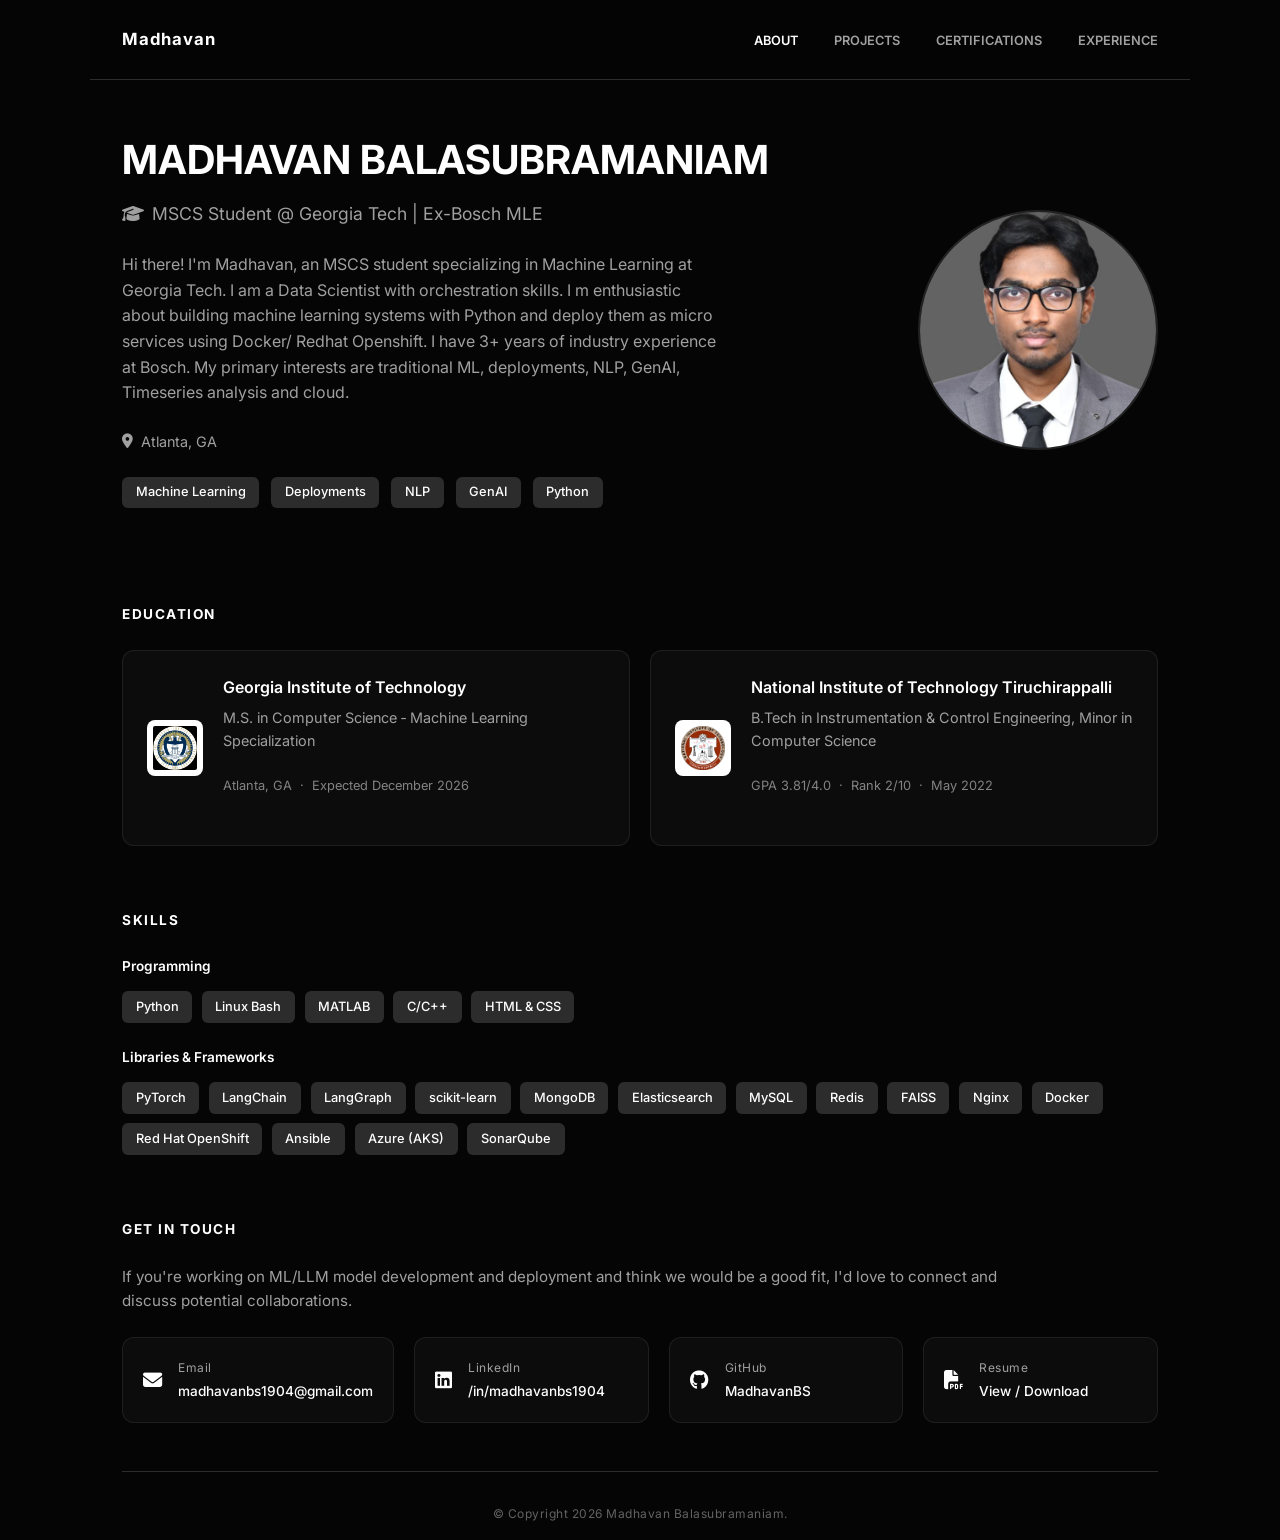
<file: index.html>
<!DOCTYPE html>
<html lang="en">
<head>
    <meta charset="UTF-8">
    <meta name="viewport" content="width=device-width, initial-scale=1.0">
    <title>M A D H A V A N</title>
    <link rel="icon" type="image/svg+xml" href="/assets/favicon2.png">
    <link rel="preconnect" href="https://fonts.googleapis.com">
    <link rel="preconnect" href="https://fonts.gstatic.com" crossorigin>
    <link href="https://fonts.googleapis.com/css2?family=Inter:wght@300;400;500;600;700&display=swap" rel="stylesheet">
    <link rel="stylesheet" href="https://cdnjs.cloudflare.com/ajax/libs/font-awesome/6.4.0/css/all.min.css">
    <link rel="stylesheet" href="style.css">
</head>

<body>
    <nav class="navbar">
        <div class="logo">Madhavan</div>
        <button class="nav-toggle" aria-label="Toggle navigation" aria-expanded="false">
            <span></span><span></span><span></span>
        </button>
        <div class="nav-links">
            <a href="/" class="active">ABOUT</a>
            <a href="/projects/">PROJECTS</a>
            <a href="/certifications/">CERTIFICATIONS</a>
            <a href="/experience/">EXPERIENCE</a>
        </div>
    </nav>
    
    <main class="container">
        <header class="hero-section">
            <div class="hero-content">
                <h1>MADHAVAN BALASUBRAMANIAM</h1>
                <p class="subtitle"><i class="fas fa-graduation-cap"></i> MSCS Student @ Georgia Tech | Ex-Bosch MLE</p>
                <p class="bio">
                    Hi there! I'm Madhavan, an MSCS student specializing in Machine Learning at Georgia Tech. I am a Data Scientist with orchestration skills. I m enthusiastic about building machine learning systems with Python and deploy them as micro services using Docker/ Redhat Openshift. I have 3+ years of industry experience at Bosch. My primary interests are traditional ML, deployments, NLP, GenAI, Timeseries analysis and cloud.
                </p>
                <p class="location"><i class="fas fa-map-marker-alt"></i> Atlanta, GA</p>

                <div class="tags">
                    <span>Machine Learning</span>
                    <span>Deployments</span>
                    <span>NLP</span>
                    <span>GenAI</span>
                    <span>Python</span>
                </div>
            </div>

            <div class="hero-image">
                <img src="assets/profile.png" alt="Madhavan Balasubramaniam">
            </div>
        </header>
        <section class="content-section">
            <div class="section-block">
                <h3 class="section-heading">EDUCATION</h3>
                <div class="education-grid">
                    <div class="education-card">
                        <img src="assets/georgia_tech_emblem.jpg" alt="Georgia Institute of Technology emblem" class="education-emblem">
                        <div class="education-info">
                            <h4>Georgia Institute of Technology</h4>
                            <p class="education-degree">M.S. in Computer Science &dash; Machine Learning Specialization</p>
                            <p class="education-meta">Atlanta, GA &nbsp;&middot;&nbsp; Expected December 2026</p>
                        </div>
                    </div>
                    <div class="education-card">
                        <img src="assets/nitt_emblem.png" alt="National Institute of Technology Tiruchirappalli emblem" class="education-emblem">
                        <div class="education-info">
                            <h4>National Institute of Technology Tiruchirappalli</h4>
                            <p class="education-degree">B.Tech in Instrumentation &amp; Control Engineering, Minor in Computer Science</p>
                            <p class="education-meta">GPA 3.81/4.0 &nbsp;&middot;&nbsp; Rank 2/10 &nbsp;&middot;&nbsp; May 2022</p>
                        </div>
                    </div>
                </div>
            </div>

            <div class="section-block">
                <h3 class="section-heading">SKILLS</h3>
                <div class="skills-grid">
                    <div class="skills-category">
                        <h4 class="skills-category-title">Programming</h4>
                        <div class="skill-tags">
                            <span>Python</span>
                            <span>Linux Bash</span>
                            <span>MATLAB</span>
                            <span>C/C++</span>
                            <span>HTML &amp; CSS</span>
                        </div>
                    </div>
                    <div class="skills-category">
                        <h4 class="skills-category-title">Libraries &amp; Frameworks</h4>
                        <div class="skill-tags">
                            <span>PyTorch</span>
                            <span>LangChain</span>
                            <span>LangGraph</span>
                            <span>scikit-learn</span>
                            <span>MongoDB</span>
                            <span>Elasticsearch</span>
                            <span>MySQL</span>
                            <span>Redis</span>
                            <span>FAISS</span>
                            <span>Nginx</span>
                            <span>Docker</span>
                            <span>Red Hat OpenShift</span>
                            <span>Ansible</span>
                            <span>Azure (AKS)</span>
                            <span>SonarQube</span>
                        </div>
                    </div>
                </div>
            </div>

            <div class="section-block">
                <h3 class="section-heading">GET IN TOUCH</h3>
                <p class="contact-intro">If you're working on ML/LLM model development and deployment and think we would be a good fit, I'd love to connect and discuss potential collaborations.</p>
                <div class="contact-grid">
                    <a href="mailto:madhavanbs1904@gmail.com" class="contact-card">
                        <div class="contact-icon"><i class="fas fa-envelope"></i></div>
                        <div class="contact-text">
                            <span class="contact-label">Email</span>
                            <span class="contact-value">madhavanbs1904@gmail.com</span>
                        </div>
                    </a>
                    <a href="https://linkedin.com/in/madhavanbs1904/" target="_blank" rel="noopener noreferrer" class="contact-card">
                        <div class="contact-icon"><i class="fab fa-linkedin"></i></div>
                        <div class="contact-text">
                            <span class="contact-label">LinkedIn</span>
                            <span class="contact-value">/in/madhavanbs1904</span>
                        </div>
                    </a>
                    <a href="https://github.com/MadhavanBS" target="_blank" rel="noopener noreferrer" class="contact-card">
                        <div class="contact-icon"><i class="fab fa-github"></i></div>
                        <div class="contact-text">
                            <span class="contact-label">GitHub</span>
                            <span class="contact-value">MadhavanBS</span>
                        </div>
                    </a>
                    <a href="/assets/resume.pdf" target="_blank" rel="noopener noreferrer" class="contact-card">
                        <div class="contact-icon"><i class="fas fa-file-pdf"></i></div>
                        <div class="contact-text">
                            <span class="contact-label">Resume</span>
                            <span class="contact-value">View / Download</span>
                        </div>
                    </a>
                </div>
            </div>
        </section>

        <footer class="site-footer">
            <p class="footer-copyright">&copy; Copyright 2026 Madhavan Balasubramaniam.</p>
        </footer>
    </main>
    <script src="/assets/nav-toggle.js"></script>
</body>
</html>
</file>
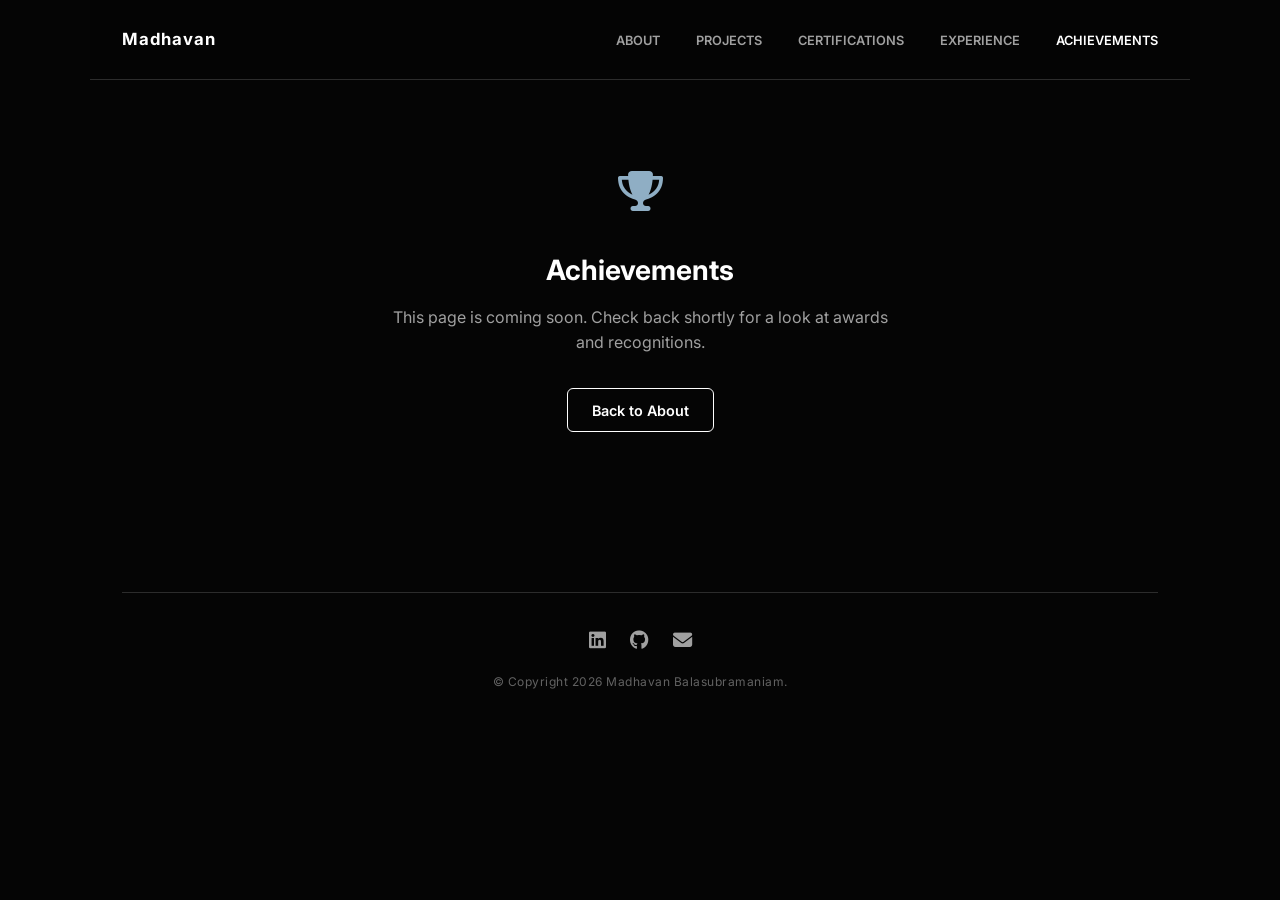
<file: achievements/index.html>
<!DOCTYPE html>
<html lang="en">
<head>
    <meta charset="UTF-8">
    <meta name="viewport" content="width=device-width, initial-scale=1.0">
    <title>M A D H A V A N</title>
    <link rel="preconnect" href="https://fonts.googleapis.com">
    <link rel="preconnect" href="https://fonts.gstatic.com" crossorigin>
    <link href="https://fonts.googleapis.com/css2?family=Inter:wght@300;400;500;600;700&display=swap" rel="stylesheet">
    <link rel="stylesheet" href="https://cdnjs.cloudflare.com/ajax/libs/font-awesome/6.4.0/css/all.min.css">
    <link rel="stylesheet" href="/style.css">
</head>
<body>
    <nav class="navbar">
        <a href="/" class="logo">Madhavan</a>
        <button class="nav-toggle" aria-label="Toggle navigation" aria-expanded="false">
            <span></span><span></span><span></span>
        </button>
        <div class="nav-links">
            <a href="/">ABOUT</a>
            <a href="/projects/">PROJECTS</a>
            <a href="/certifications/">CERTIFICATIONS</a>
            <a href="/experience/">EXPERIENCE</a>
            <a href="/achievements/" class="active">ACHIEVEMENTS</a>
        </div>
    </nav>

    <main class="container">
        <div class="coming-soon">
            <div class="coming-soon-icon"><i class="fas fa-trophy"></i></div>
            <h1>Achievements</h1>
            <p>This page is coming soon. Check back shortly for a look at awards and recognitions.</p>
            <a href="/" class="btn btn-secondary">Back to About</a>
        </div>

        <footer class="site-footer">
            <div class="footer-social">
                <a href="https://linkedin.com/in/madhavanbs1904/" target="_blank"><i class="fab fa-linkedin"></i></a>
                <a href="https://github.com/MadhavanBS" target="_blank"><i class="fab fa-github"></i></a>
                <a href="mailto:madhavanbs1904@gmail.com"><i class="fas fa-envelope"></i></a>
            </div>
            <p class="footer-copyright">&copy; Copyright 2026 Madhavan Balasubramaniam.</p>
        </footer>
    </main>

    <script src="/assets/nav-toggle.js"></script>
</body>
</html>
</file>
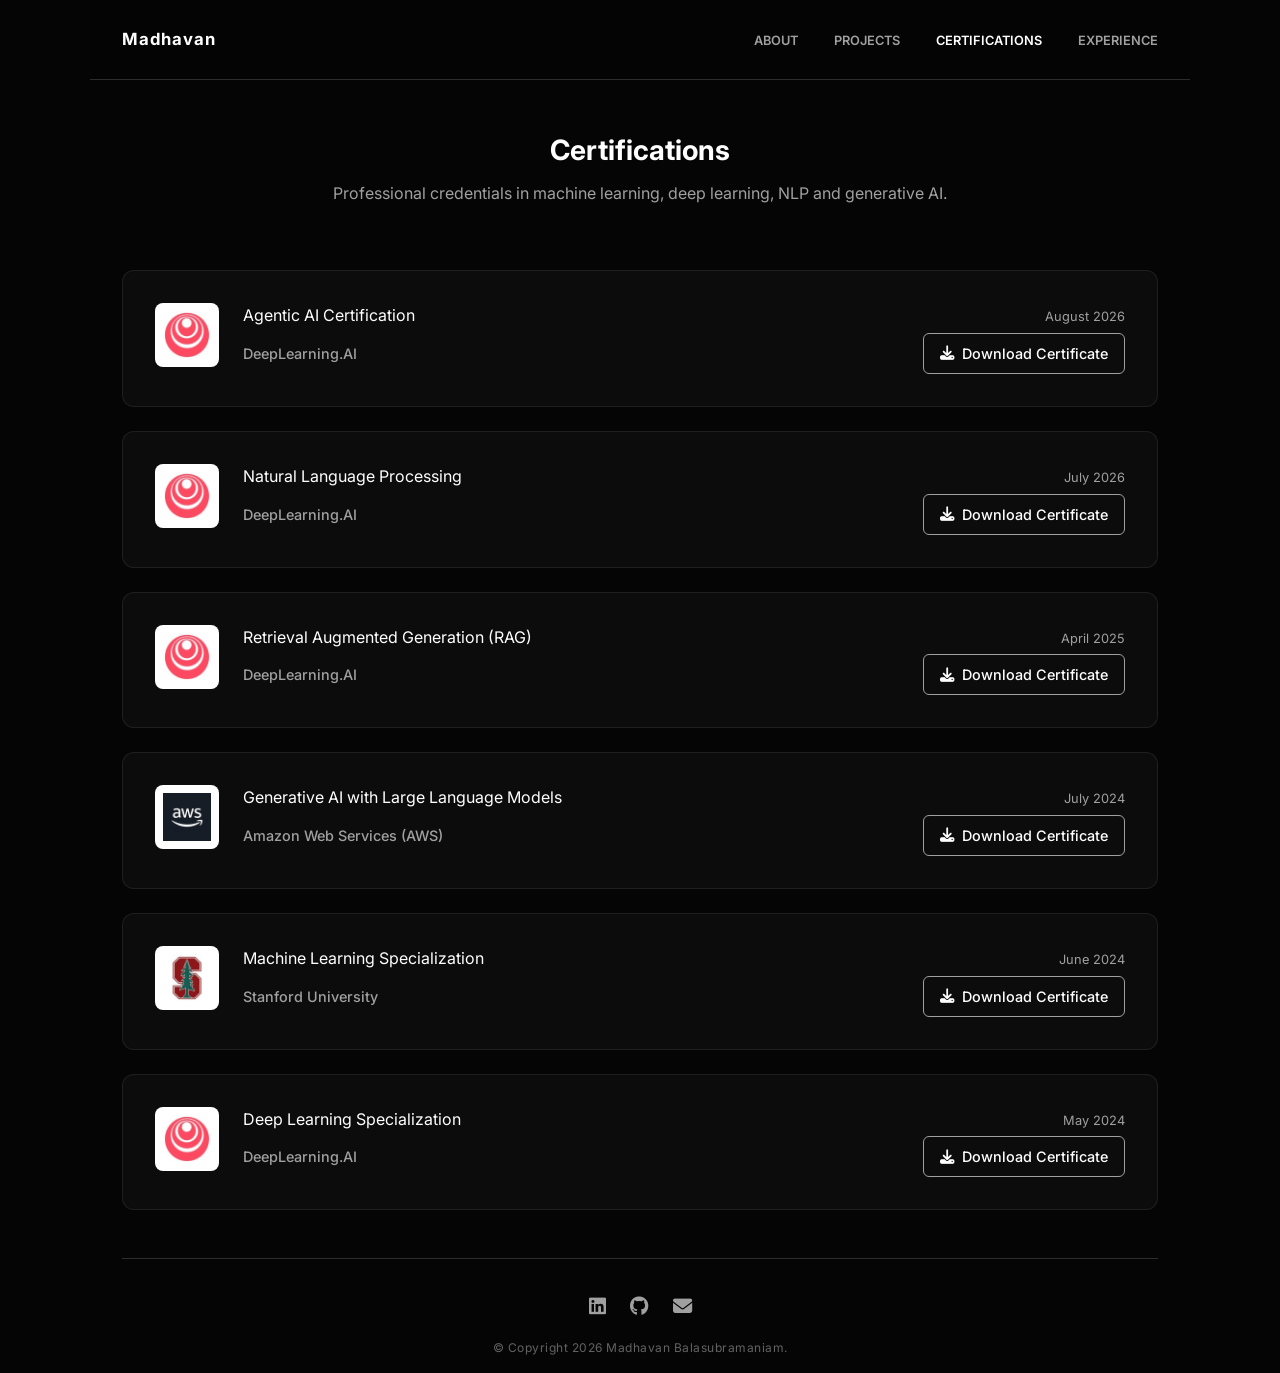
<file: certifications/index.html>
<!DOCTYPE html>
<html lang="en">
<head>
    <meta charset="UTF-8">
    <meta name="viewport" content="width=device-width, initial-scale=1.0">
    <title>M A D H A V A N</title>
    <link rel="icon" type="image/svg+xml" href="/assets/favicon2.png">
    <link rel="preconnect" href="https://fonts.googleapis.com">
    <link rel="preconnect" href="https://fonts.gstatic.com" crossorigin>
    <link href="https://fonts.googleapis.com/css2?family=Inter:wght@300;400;500;600;700&display=swap" rel="stylesheet">
    <link rel="stylesheet" href="https://cdnjs.cloudflare.com/ajax/libs/font-awesome/6.4.0/css/all.min.css">
    <link rel="stylesheet" href="/style.css">
</head>
<body>
    <nav class="navbar">
        <a href="/" class="logo">Madhavan</a>
        <button class="nav-toggle" aria-label="Toggle navigation" aria-expanded="false">
            <span></span><span></span><span></span>
        </button>
        <div class="nav-links">
            <a href="/">ABOUT</a>
            <a href="/projects/">PROJECTS</a>
            <a href="/certifications/" class="active">CERTIFICATIONS</a>
            <a href="/experience/">EXPERIENCE</a>
        </div>
    </nav>

    <main class="container">
        <header class="page-header">
            <h1>Certifications</h1>
            <p>Professional credentials in machine learning, deep learning, NLP and generative AI.</p>
        </header>

        <section class="experience-card">
            <img src="/assets/deeplearningai_logo.jpeg" alt="DeepLearning.AI logo" class="experience-logo">
            <div class="experience-info">
                <div class="experience-company-row">
                    <span>Agentic AI Certification</span>
                    <span class="experience-dates">August 2026</span>
                </div>
                <div class="cert-row">
                    <p class="experience-role">DeepLearning.AI</p>
                    <a href="/assets/agentic_ai_certificate.png" download class="github-link">
                        <i class="fas fa-download"></i> Download Certificate
                    </a>
                </div>
            </div>
        </section>

        <section class="experience-card">
            <img src="/assets/deeplearningai_logo.jpeg" alt="DeepLearning.AI logo" class="experience-logo">
            <div class="experience-info">
                <div class="experience-company-row">
                    <span>Natural Language Processing</span>
                    <span class="experience-dates">July 2026</span>
                </div>
                <div class="cert-row">
                    <p class="experience-role">DeepLearning.AI</p>
                    <a href="/assets/nlp_spec_specialization" download class="github-link">
                        <i class="fas fa-download"></i> Download Certificate
                    </a>
                </div>
            </div>
        </section>

        <section class="experience-card">
            <img src="/assets/deeplearningai_logo.jpeg" alt="DeepLearning.AI logo" class="experience-logo">
            <div class="experience-info">
                <div class="experience-company-row">
                    <span>Retrieval Augmented Generation (RAG)</span>
                    <span class="experience-dates">April 2025</span>
                </div>
                <div class="cert-row">
                    <p class="experience-role">DeepLearning.AI</p>
                    <a href="/assets/rag_certificate.pdf" download class="github-link">
                        <i class="fas fa-download"></i> Download Certificate
                    </a>
                </div>
            </div>
        </section>

        <section class="experience-card">
            <img src="/assets/amazon_web_services_logo.jpeg" alt="Amazon Web Services logo" class="experience-logo">
            <div class="experience-info">
                <div class="experience-company-row">
                    <span>Generative AI with Large Language Models</span>
                    <span class="experience-dates">July 2024</span>
                </div>
                <div class="cert-row">
                    <p class="experience-role">Amazon Web Services (AWS)</p>
                    <a href="/assets/genai_with_llm_certificate.pdf" download class="github-link">
                        <i class="fas fa-download"></i> Download Certificate
                    </a>
                </div>
            </div>
        </section>

        <section class="experience-card">
            <img src="/assets/stanford_university_logo.jpeg" alt="Stanford University logo" class="experience-logo">
            <div class="experience-info">
                <div class="experience-company-row">
                    <span>Machine Learning Specialization</span>
                    <span class="experience-dates">June 2024</span>
                </div>
                <div class="cert-row">
                    <p class="experience-role">Stanford University</p>
                    <a href="/assets/ml_spec_specialization.pdf" download class="github-link">
                        <i class="fas fa-download"></i> Download Certificate
                    </a>
                </div>
            </div>
        </section>

        <section class="experience-card">
            <img src="/assets/deeplearningai_logo.jpeg" alt="DeepLearning.AI logo" class="experience-logo">
            <div class="experience-info">
                <div class="experience-company-row">
                    <span>Deep Learning Specialization</span>
                    <span class="experience-dates">May 2024</span>
                </div>
                <div class="cert-row">
                    <p class="experience-role">DeepLearning.AI</p>
                    <a href="/assets/dl_spec_specialization.pdf" download class="github-link">
                        <i class="fas fa-download"></i> Download Certificate
                    </a>
                </div>
            </div>
        </section>

        <footer class="site-footer">
            <div class="footer-social">
                <a href="https://linkedin.com/in/madhavanbs1904/" target="_blank"><i class="fab fa-linkedin"></i></a>
                <a href="https://github.com/MadhavanBS" target="_blank"><i class="fab fa-github"></i></a>
                <a href="mailto:madhavanbs1904@gmail.com"><i class="fas fa-envelope"></i></a>
            </div>
            <p class="footer-copyright">&copy; Copyright 2026 Madhavan Balasubramaniam.</p>
        </footer>
    </main>
    <script src="/assets/nav-toggle.js"></script>
</body>
</html>
</file>
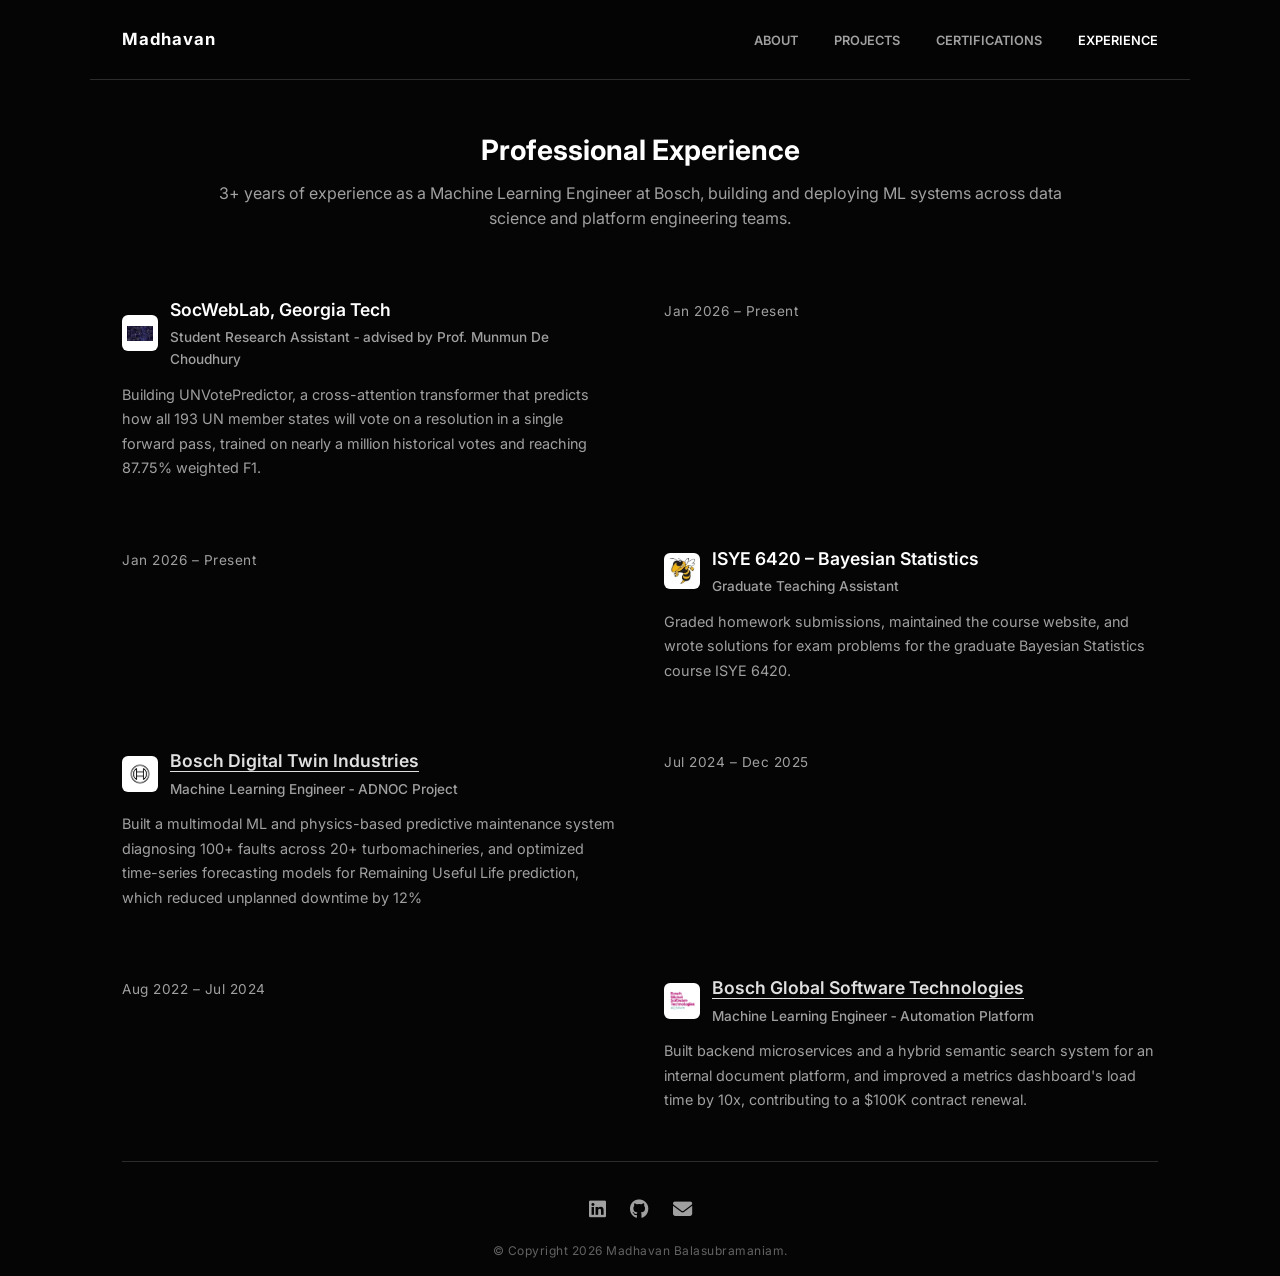
<file: experience/index.html>
<!DOCTYPE html>
<html lang="en">
<head>
    <meta charset="UTF-8">
    <meta name="viewport" content="width=device-width, initial-scale=1.0">
    <title>M A D H A V A N</title>
    <link rel="icon" type="image/svg+xml" href="/assets/favicon2.png">
    <link rel="preconnect" href="https://fonts.googleapis.com">
    <link rel="preconnect" href="https://fonts.gstatic.com" crossorigin>
    <link href="https://fonts.googleapis.com/css2?family=Inter:wght@300;400;500;600;700&display=swap" rel="stylesheet">
    <link rel="stylesheet" href="https://cdnjs.cloudflare.com/ajax/libs/font-awesome/6.4.0/css/all.min.css">
    <link rel="stylesheet" href="/style.css">
</head>
<body>
    <nav class="navbar">
        <a href="/" class="logo">Madhavan</a>
        <button class="nav-toggle" aria-label="Toggle navigation" aria-expanded="false">
            <span></span><span></span><span></span>
        </button>
        <div class="nav-links">
            <a href="/">ABOUT</a>
            <a href="/projects/">PROJECTS</a>
            <a href="/certifications/">CERTIFICATIONS</a>
            <a href="/experience/" class="active">EXPERIENCE</a>
        </div>
    </nav>

    <main class="container">
        <header class="page-header">
            <h1>Professional Experience</h1>
            <p>3+ years of experience as a Machine Learning Engineer at Bosch, building and deploying ML systems across data science and platform engineering teams.</p>
        </header>

        <div class="timeline">
            <div class="timeline-item">
                <div class="timeline-date">Jan 2026 &ndash; Present</div>
                <div class="timeline-content">
                    <div class="timeline-header">
                        <img src="/assets/SocWebLab.jpg" alt="SocWebLab logo" class="timeline-icon">
                        <div>
                            <h3>SocWebLab, Georgia Tech</h3>
                            <p class="timeline-role">Student Research Assistant &dash; advised by Prof. Munmun De Choudhury</p>
                        </div>
                    </div>
                    <p class="timeline-desc">Building UNVotePredictor, a cross-attention transformer that predicts how all 193 UN member states will vote on a resolution in a single forward pass, trained on nearly a million historical votes and reaching 87.75% weighted F1.</p>
                </div>
            </div>

            <div class="timeline-item">
                <div class="timeline-date">Jan 2026 &ndash; Present</div>
                <div class="timeline-content">
                    <div class="timeline-header">
                        <img src="/assets/baystat_logo.jpeg" alt="ISYE 6420 Bayesian Statistics logo" class="timeline-icon">
                        <div>
                            <h3>ISYE 6420 &ndash; Bayesian Statistics</h3>
                            <p class="timeline-role">Graduate Teaching Assistant</p>
                        </div>
                    </div>
                    <p class="timeline-desc">Graded homework submissions, maintained the course website, and wrote solutions for exam problems for the graduate Bayesian Statistics course ISYE 6420.</p>
                </div>
            </div>

            <div class="timeline-item">
                <div class="timeline-date">Jul 2024 &ndash; Dec 2025</div>
                <div class="timeline-content">
                    <div class="timeline-header">
                        <img src="/assets/bosch_digital_twin_symbol.png" alt="Bosch Digital Twin Industries logo" class="timeline-icon">
                        <div>
                            <h3><a href="https://www.bosch-digital-twin-industries.com/" target="_blank" rel="noopener noreferrer">Bosch Digital Twin Industries</a></h3>
                            <p class="timeline-role">Machine Learning Engineer &dash; ADNOC Project</p>
                        </div>
                    </div>
                    <p class="timeline-desc">Built a multimodal ML and physics-based predictive maintenance system diagnosing 100+ faults across 20+ turbomachineries, and optimized time-series forecasting models for Remaining Useful Life prediction, which reduced unplanned downtime by 12%</p>
                </div>
            </div>

            <div class="timeline-item">
                <div class="timeline-date">Aug 2022 &ndash; Jul 2024</div>
                <div class="timeline-content">
                    <div class="timeline-header">
                        <img src="/assets/bgsw_logo.png" alt="Bosch Global Software Technologies logo" class="timeline-icon">
                        <div>
                            <h3><a href="https://www.bosch-softwaretechnologies.com/en/" target="_blank" rel="noopener noreferrer">Bosch Global Software Technologies</a></h3>
                            <p class="timeline-role">Machine Learning Engineer &dash; Automation Platform</p>
                        </div>
                    </div>
                    <p class="timeline-desc">Built backend microservices and a hybrid semantic search system for an internal document platform, and improved a metrics dashboard's load time by 10x, contributing to a $100K contract renewal.</p>
                </div>
            </div>
        </div>

        <footer class="site-footer">
            <div class="footer-social">
                <a href="https://linkedin.com/in/madhavanbs1904/" target="_blank"><i class="fab fa-linkedin"></i></a>
                <a href="https://github.com/MadhavanBS" target="_blank"><i class="fab fa-github"></i></a>
                <a href="mailto:madhavanbs1904@gmail.com"><i class="fas fa-envelope"></i></a>
            </div>
            <p class="footer-copyright">&copy; Copyright 2026 Madhavan Balasubramaniam.</p>
        </footer>
    </main>
    <script src="/assets/nav-toggle.js"></script>
</body>
</html>
</file>
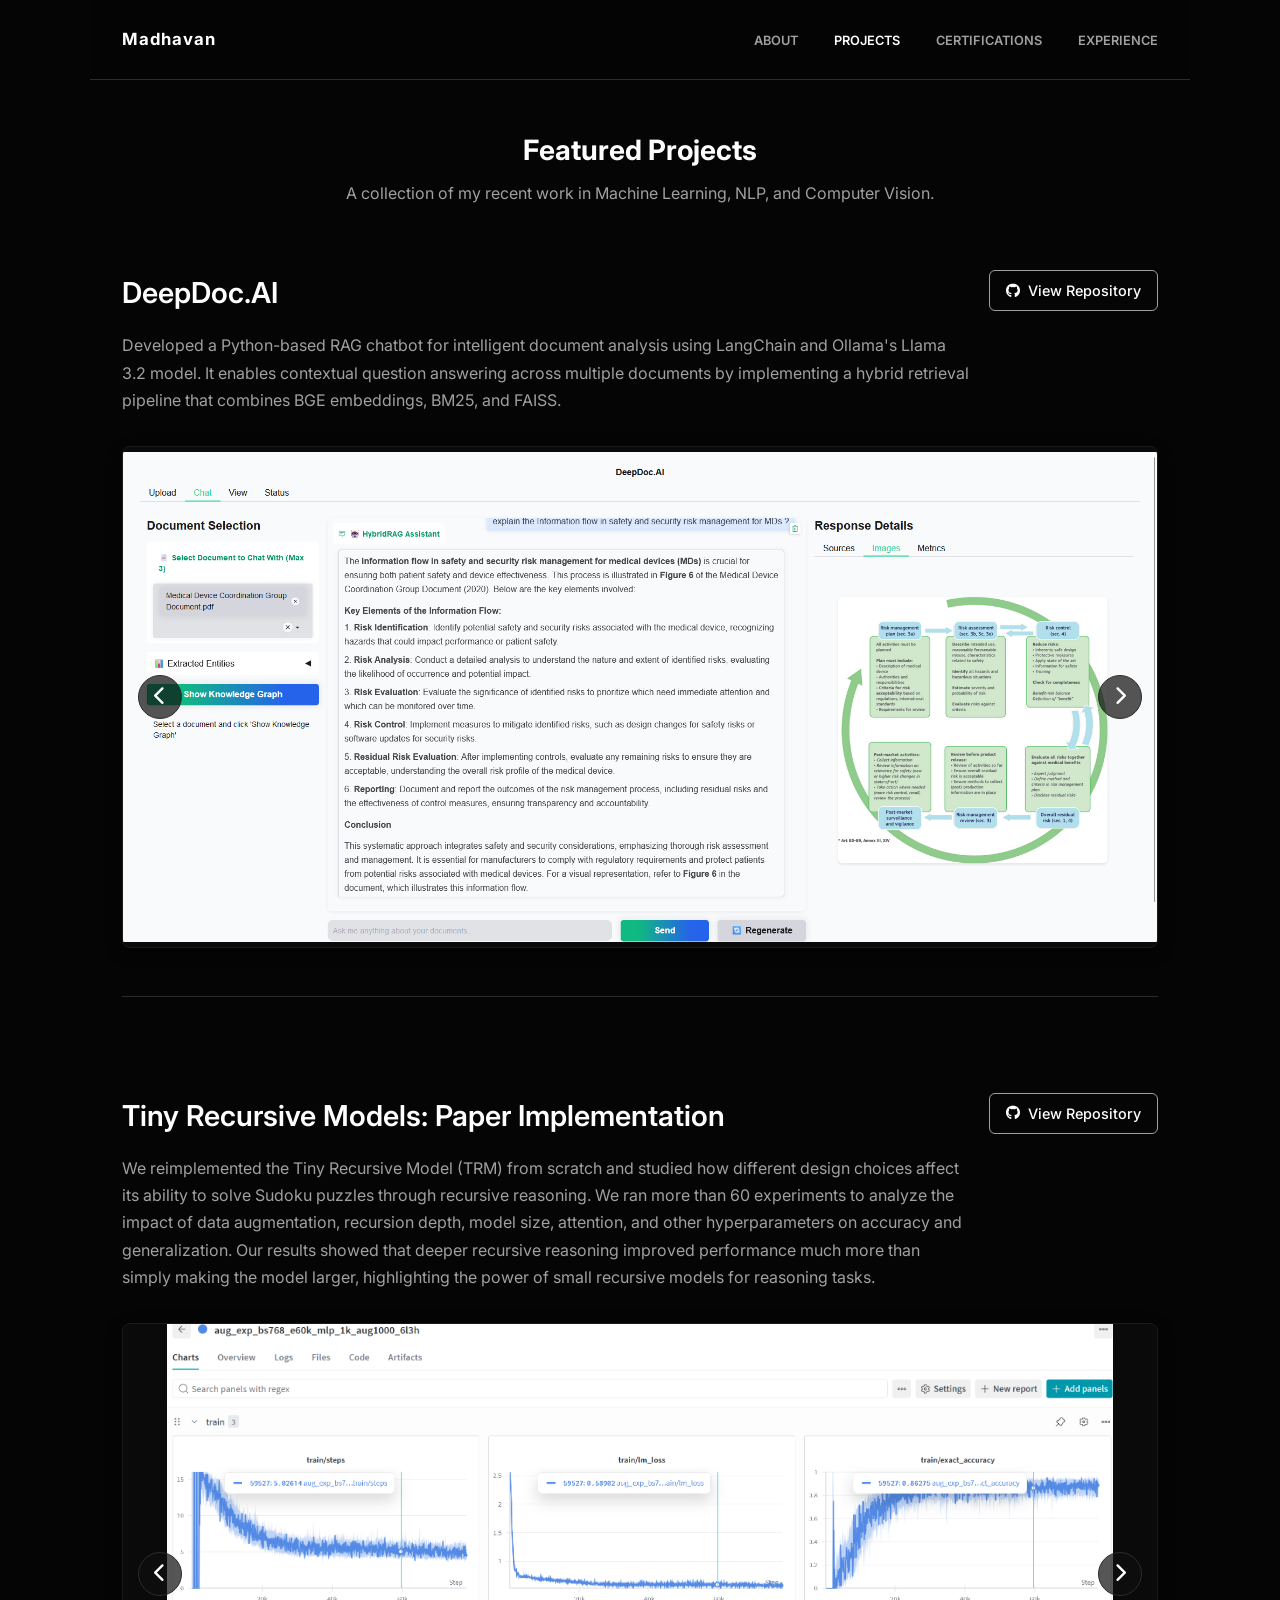
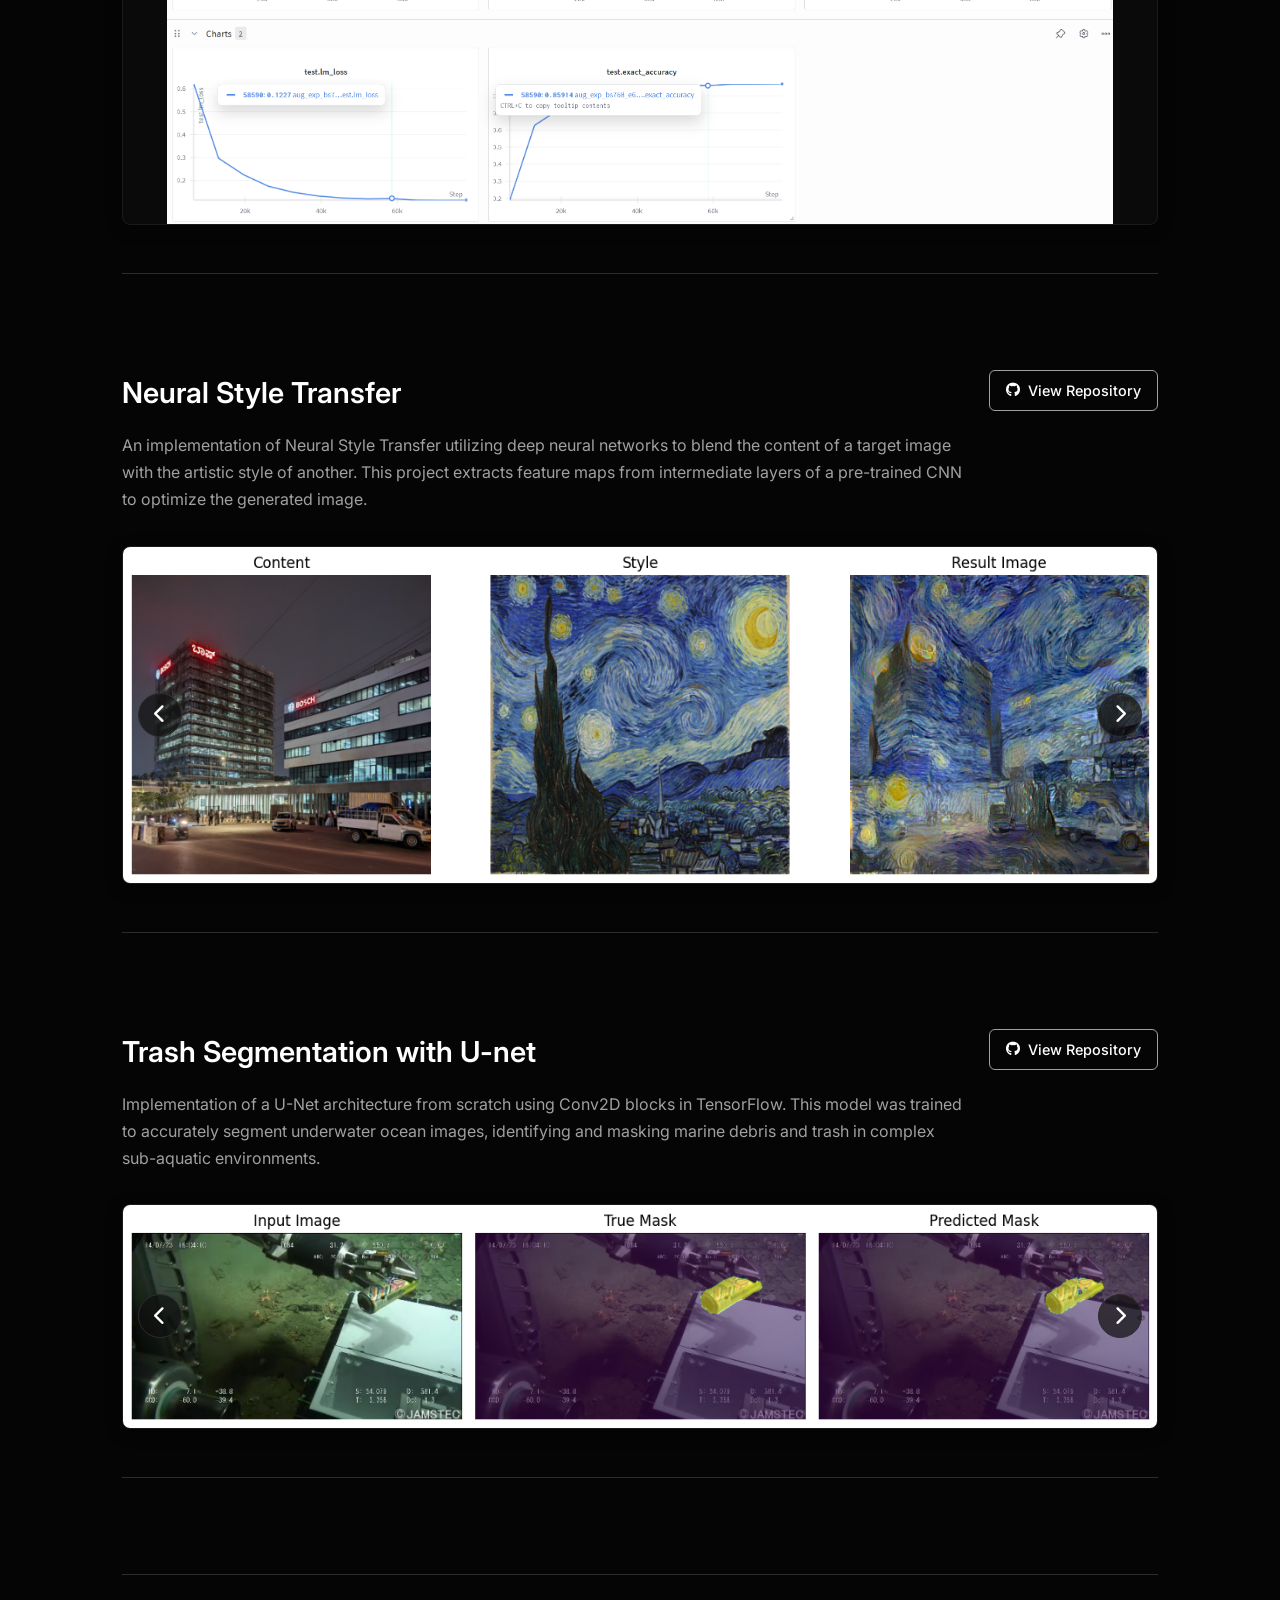
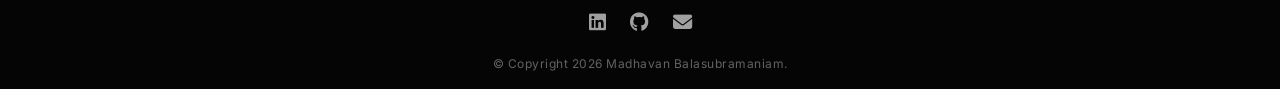
<file: projects/index.html>
<!DOCTYPE html>
<html lang="en">
<head>
    <meta charset="UTF-8">
    <meta name="viewport" content="width=device-width, initial-scale=1.0">
    <title>M A D H A V A N</title>
    <link rel="icon" type="image/svg+xml" href="/assets/favicon2.png">
    <link rel="preconnect" href="https://fonts.googleapis.com">
    <link rel="preconnect" href="https://fonts.gstatic.com" crossorigin>
    <link href="https://fonts.googleapis.com/css2?family=Inter:wght@300;400;500;600;700&display=swap" rel="stylesheet">
    <link rel="stylesheet" href="https://cdnjs.cloudflare.com/ajax/libs/font-awesome/6.4.0/css/all.min.css">
    <link rel="stylesheet" href="/style.css">
</head>
<body>
    <nav class="navbar">
        <a href="/" class="logo">Madhavan</a>
        <button class="nav-toggle" aria-label="Toggle navigation" aria-expanded="false">
            <span></span><span></span><span></span>
        </button>
        <div class="nav-links">
            <a href="/">ABOUT</a>
            <a href="/projects/" class="active">PROJECTS</a>
            <a href="/certifications/">CERTIFICATIONS</a>
            <a href="/experience/">EXPERIENCE</a>
        </div>
    </nav>

    <main class="container">
        <header class="page-header">
            <h1>Featured Projects</h1>
            <p>A collection of my recent work in Machine Learning, NLP, and Computer Vision.</p>
        </header>

        <section class="project-item">
            <div class="project-header">
                <div class="project-title">
                    <h2>DeepDoc.AI</h2>
                </div>
                <a href="https://github.com/MadhavanBS" target="_blank" class="github-link">
                    <i class="fab fa-github"></i> View Repository
                </a>
            </div>
            <p class="project-desc">
                Developed a Python-based RAG chatbot for intelligent document analysis using LangChain and Ollama's Llama 3.2 model. It enables contextual question answering across multiple documents by implementing a hybrid retrieval pipeline that combines BGE embeddings, BM25, and FAISS.
            </p>
            <div class="carousel-wrapper">
                <button class="carousel-btn prev-btn" aria-label="Previous image"><i class="fas fa-chevron-left"></i></button>
                <div class="carousel-track-container">
                    <ul class="carousel-track">
                        <li class="carousel-slide"><img src="/assets/deepdoc2.png" alt="DeepDoc.AI Dashboard Overview"></li>
                        <li class="carousel-slide"><img src="/assets/deepdoc1.png" alt="DeepDoc.AI Analytics and Graphs"></li>
                        <li class="carousel-slide"><img src="/assets/deepdoc0.png" alt="DeepDoc.AI Document Flow and Hybrid RAG"></li>
                    </ul>
                </div>
                <button class="carousel-btn next-btn" aria-label="Next image"><i class="fas fa-chevron-right"></i></button>
            </div>
        </section>

        <section class="project-item">
            <div class="project-header">
                <div class="project-title">
                    <h2>Tiny Recursive Models: Paper Implementation</h2>
                </div>
                <a href="https://github.com/MadhavanBS/MiniRecursiveModels" target="_blank" class="github-link">
                    <i class="fab fa-github"></i> View Repository
                </a>
            </div>
            <p class="project-desc">
            We reimplemented the Tiny Recursive Model (TRM) from scratch and studied how different design choices affect its ability to solve Sudoku puzzles through recursive reasoning. We ran more than 60 experiments to analyze the impact of data augmentation, recursion depth, model size, attention, and other hyperparameters on accuracy and generalization. Our results showed that deeper recursive reasoning improved performance much more than simply making the model larger, highlighting the power of small recursive models for reasoning tasks.
            </p>
            <div class="carousel-wrapper">
                <button class="carousel-btn prev-btn" aria-label="Previous image"><i class="fas fa-chevron-left"></i></button>
                <div class="carousel-track-container">
                    <ul class="carousel-track">
                        <li class="carousel-slide"><img src="/assets/trm1.png" alt="Weights & Biases Dashboard View"></li>
                        <li class="carousel-slide"><img src="/assets/trm4.png" alt="Lcycle vs Hcycle experimentation"></li>
                        <li class="carousel-slide"><img src="/assets/trm2.png" alt="TRM Model Architecture Training & Testing"></li>
                        <li class="carousel-slide"><img src="/assets/trm3.png" alt="TRM Recursive Training"></li>
                    </ul>
                </div>
                <button class="carousel-btn next-btn" aria-label="Next image"><i class="fas fa-chevron-right"></i></button>
            </div>
        </section>

        <section class="project-item">
            <div class="project-header">
                <div class="project-title">
                    <h2>Neural Style Transfer</h2>
                </div>
                <a href="https://github.com/MadhavanBS" target="_blank" class="github-link">
                    <i class="fab fa-github"></i> View Repository
                </a>
            </div>
            <p class="project-desc">
                An implementation of Neural Style Transfer utilizing deep neural networks to blend the content of a target image with the artistic style of another. This project extracts feature maps from intermediate layers of a pre-trained CNN to optimize the generated image.
            </p>
            <div class="carousel-wrapper">
                <button class="carousel-btn prev-btn" aria-label="Previous image"><i class="fas fa-chevron-left"></i></button>
                <div class="carousel-track-container">
                    <ul class="carousel-track">
                        <li class="carousel-slide"><img src="/assets/nst1.png" alt="Neural Style Transfer - Building"></li>
                        <li class="carousel-slide"><img src="/assets/nst2.png" alt="Neural Style Transfer - Tree"></li>
                        <li class="carousel-slide"><img src="/assets/nst3.png" alt="Neural Style Transfer - Abstract"></li>
                    </ul>
                </div>
                <button class="carousel-btn next-btn" aria-label="Next image"><i class="fas fa-chevron-right"></i></button>
            </div>
        </section>

        <section class="project-item">
            <div class="project-header">
                <div class="project-title">
                    <h2>Trash Segmentation with U-net</h2>
                </div>
                <a href="https://github.com/MadhavanBS/Trash-Segmentation-with-Unet" target="_blank" class="github-link">
                    <i class="fab fa-github"></i> View Repository
                </a>
            </div>
            <p class="project-desc">
                Implementation of a U-Net architecture from scratch using Conv2D blocks in TensorFlow. This model was trained to accurately segment underwater ocean images, identifying and masking marine debris and trash in complex sub-aquatic environments.
            </p>
            <div class="carousel-wrapper">
                <button class="carousel-btn prev-btn" aria-label="Previous image"><i class="fas fa-chevron-left"></i></button>
                <div class="carousel-track-container">
                    <ul class="carousel-track">
                        <li class="carousel-slide"><img src="/assets/trash_seg1.png" alt="Trash Segmentation - Can"></li>
                        <li class="carousel-slide"><img src="/assets/trash_seg2.png" alt="Trash Segmentation - Plastic"></li>
                        <li class="carousel-slide"><img src="/assets/trash_seg3.png" alt="Trash Segmentation - Debris"></li>
                    </ul>
                </div>
                <button class="carousel-btn next-btn" aria-label="Next image"><i class="fas fa-chevron-right"></i></button>
            </div>
        </section>

        <footer class="site-footer">
            <div class="footer-social">
                <a href="https://linkedin.com/in/madhavanbs1904/" target="_blank"><i class="fab fa-linkedin"></i></a>
                <a href="https://github.com/MadhavanBS" target="_blank"><i class="fab fa-github"></i></a>
                <a href="mailto:madhavanbs1904@gmail.com"><i class="fas fa-envelope"></i></a>
            </div>
            <p class="footer-copyright">&copy; Copyright 2026 Madhavan Balasubramaniam.</p>
        </footer>
    </main>

    <script src="/assets/nav-toggle.js"></script>
    <script>
        document.addEventListener('DOMContentLoaded', () => {
            document.querySelectorAll('.carousel-wrapper').forEach(carousel => {
                const track = carousel.querySelector('.carousel-track');
                const slides = Array.from(track.children);
                const nextBtn = carousel.querySelector('.next-btn');
                const prevBtn = carousel.querySelector('.prev-btn');
                let idx = 0;

                const update = () => { track.style.transform = `translateX(-${idx * 100}%)`; };

                nextBtn.addEventListener('click', () => { idx = (idx + 1) % slides.length; update(); });
                prevBtn.addEventListener('click', () => { idx = (idx - 1 + slides.length) % slides.length; update(); });
            });
        });
    </script>
</body>
</html>
</file>
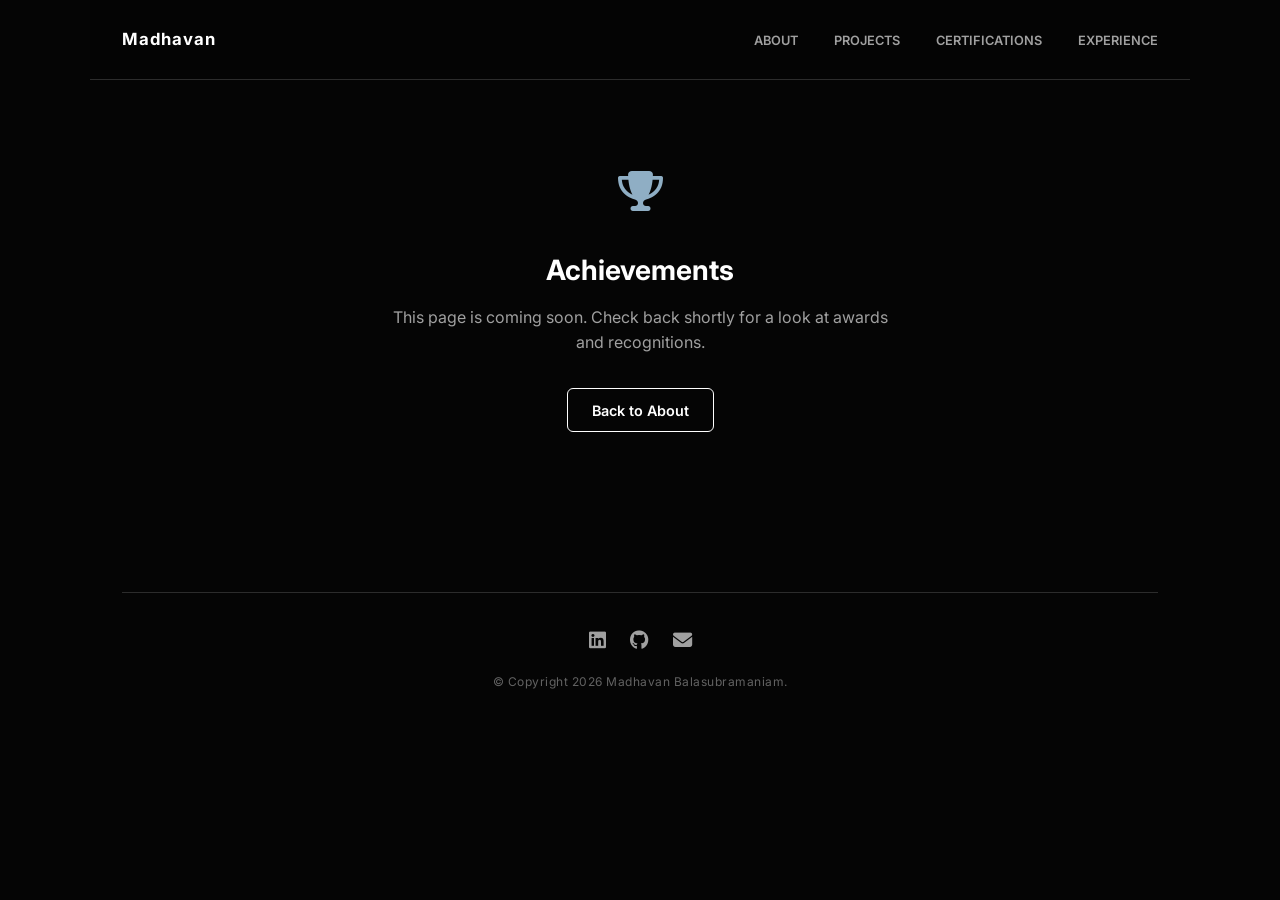
<file: achievements.html>
<!DOCTYPE html>
<html lang="en">
<head>
    <meta charset="UTF-8">
    <meta name="viewport" content="width=device-width, initial-scale=1.0">
    <title>M A D H A V A N</title>
    <link rel="icon" type="image/svg+xml" href="assets/favicon2.png">
    <link rel="preconnect" href="https://fonts.googleapis.com">
    <link rel="preconnect" href="https://fonts.gstatic.com" crossorigin>
    <link href="https://fonts.googleapis.com/css2?family=Inter:wght@300;400;500;600;700&display=swap" rel="stylesheet">
    <link rel="stylesheet" href="https://cdnjs.cloudflare.com/ajax/libs/font-awesome/6.4.0/css/all.min.css">
    <link rel="stylesheet" href="style.css">
</head>
<body>
    <nav class="navbar">
        <a href="index.html" class="logo">Madhavan</a>
        <div class="nav-links">
            <a href="index.html">ABOUT</a>
            <a href="projects.html">PROJECTS</a>
            <a href="certifications.html">CERTIFICATIONS</a>
            <a href="experience.html">EXPERIENCE</a>
        </div>
    </nav>

    <main class="container">
        <div class="coming-soon">
            <div class="coming-soon-icon"><i class="fas fa-trophy"></i></div>
            <h1>Achievements</h1>
            <p>This page is coming soon. Check back shortly for a look at awards and recognitions.</p>
            <a href="index.html" class="btn btn-secondary">Back to About</a>
        </div>

        <footer class="site-footer">
            <div class="footer-social">
                <a href="https://linkedin.com/in/madhavanbs1904/" target="_blank"><i class="fab fa-linkedin"></i></a>
                <a href="https://github.com/MadhavanBS" target="_blank"><i class="fab fa-github"></i></a>
                <a href="mailto:madhavanbs1904@gmail.com"><i class="fas fa-envelope"></i></a>
            </div>
            <p class="footer-copyright">&copy; Copyright 2026 Madhavan Balasubramaniam.</p>
        </footer>
    </main>
</body>
</html>
</file>
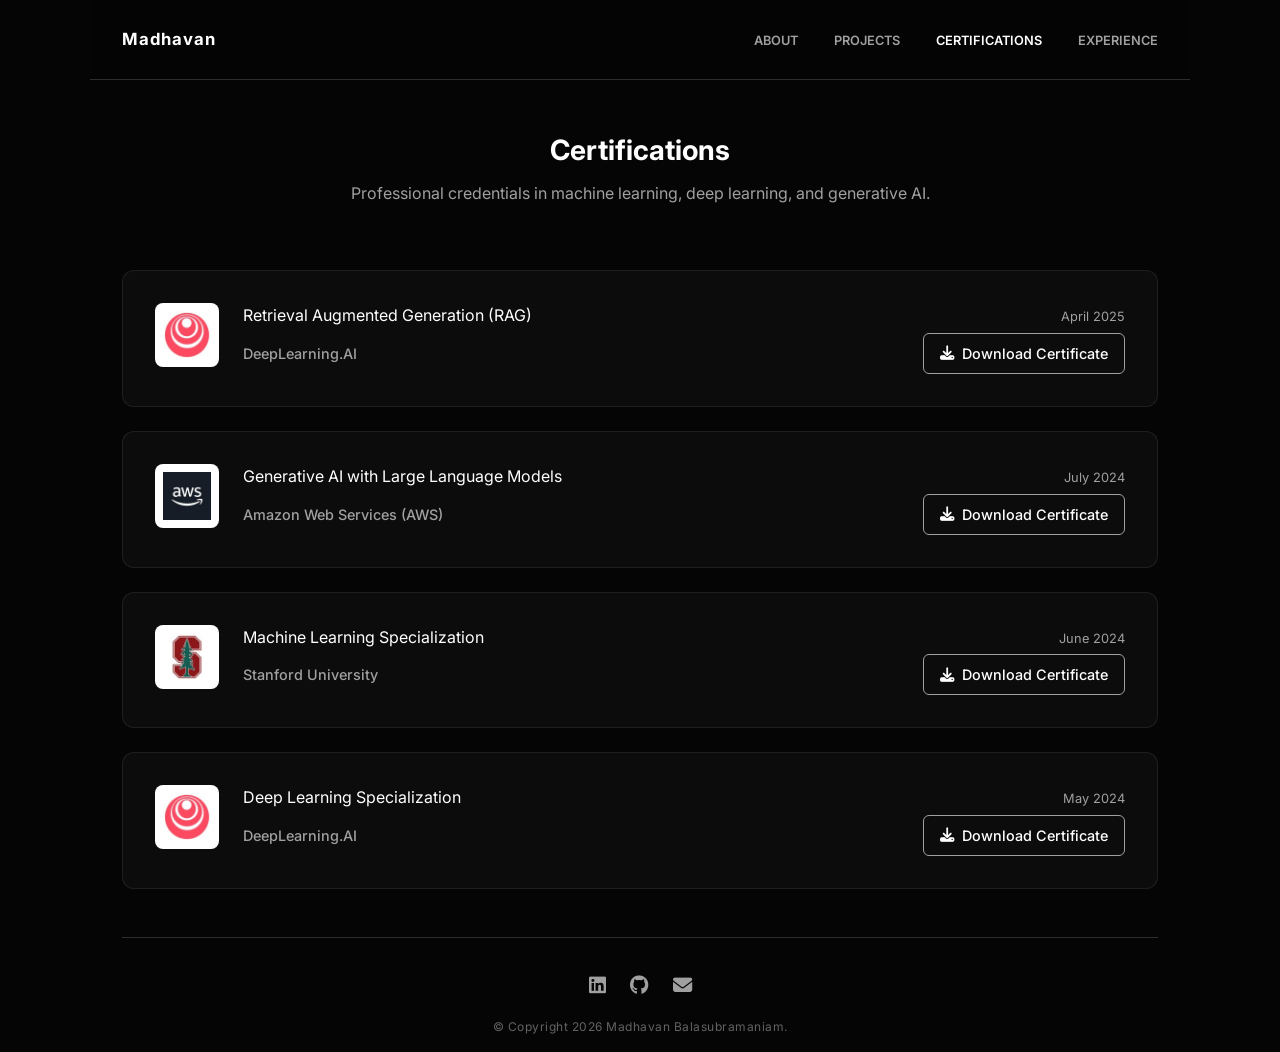
<file: certifications.html>
<!DOCTYPE html>
<html lang="en">
<head>
    <meta charset="UTF-8">
    <meta name="viewport" content="width=device-width, initial-scale=1.0">
    <title>M A D H A V A N</title>
    <link rel="icon" type="image/svg+xml" href="assets/favicon2.png">
    <link rel="preconnect" href="https://fonts.googleapis.com">
    <link rel="preconnect" href="https://fonts.gstatic.com" crossorigin>
    <link href="https://fonts.googleapis.com/css2?family=Inter:wght@300;400;500;600;700&display=swap" rel="stylesheet">
    <link rel="stylesheet" href="https://cdnjs.cloudflare.com/ajax/libs/font-awesome/6.4.0/css/all.min.css">
    <link rel="stylesheet" href="style.css">
</head>
<body>
    <nav class="navbar">
        <a href="index.html" class="logo">Madhavan</a>
        <div class="nav-links">
            <a href="index.html">ABOUT</a>
            <a href="projects.html">PROJECTS</a>
            <a href="certifications.html" class="active">CERTIFICATIONS</a>
            <a href="experience.html">EXPERIENCE</a>
        </div>
    </nav>

    <main class="container">
        <header class="page-header">
            <h1>Certifications</h1>
            <p>Professional credentials in machine learning, deep learning, and generative AI.</p>
        </header>

        <section class="experience-card">
            <img src="assets/deeplearningai_logo.jpeg" alt="DeepLearning.AI logo" class="experience-logo">
            <div class="experience-info">
                <div class="experience-company-row">
                    <span>Retrieval Augmented Generation (RAG)</span>
                    <span class="experience-dates">April 2025</span>
                </div>
                <div class="cert-row">
                    <p class="experience-role">DeepLearning.AI</p>
                    <a href="assets/rag_certificate.pdf" download class="github-link">
                        <i class="fas fa-download"></i> Download Certificate
                    </a>
                </div>
            </div>
        </section>

        <section class="experience-card">
            <img src="assets/amazon_web_services_logo.jpeg" alt="Amazon Web Services logo" class="experience-logo">
            <div class="experience-info">
                <div class="experience-company-row">
                    <span>Generative AI with Large Language Models</span>
                    <span class="experience-dates">July 2024</span>
                </div>
                <div class="cert-row">
                    <p class="experience-role">Amazon Web Services (AWS)</p>
                    <a href="assets/genai_with_llm_certificate.pdf" download class="github-link">
                        <i class="fas fa-download"></i> Download Certificate
                    </a>
                </div>
            </div>
        </section>

        <section class="experience-card">
            <img src="assets/stanford_university_logo.jpeg" alt="Stanford University logo" class="experience-logo">
            <div class="experience-info">
                <div class="experience-company-row">
                    <span>Machine Learning Specialization</span>
                    <span class="experience-dates">June 2024</span>
                </div>
                <div class="cert-row">
                    <p class="experience-role">Stanford University</p>
                    <a href="assets/ml_spec_specialization.pdf" download class="github-link">
                        <i class="fas fa-download"></i> Download Certificate
                    </a>
                </div>
            </div>
        </section>

        <section class="experience-card">
            <img src="assets/deeplearningai_logo.jpeg" alt="DeepLearning.AI logo" class="experience-logo">
            <div class="experience-info">
                <div class="experience-company-row">
                    <span>Deep Learning Specialization</span>
                    <span class="experience-dates">May 2024</span>
                </div>
                <div class="cert-row">
                    <p class="experience-role">DeepLearning.AI</p>
                    <a href="assets/dl_spec_specialization.pdf" download class="github-link">
                        <i class="fas fa-download"></i> Download Certificate
                    </a>
                </div>
            </div>
        </section>

        <footer class="site-footer">
            <div class="footer-social">
                <a href="https://linkedin.com/in/madhavanbs1904/" target="_blank"><i class="fab fa-linkedin"></i></a>
                <a href="https://github.com/MadhavanBS" target="_blank"><i class="fab fa-github"></i></a>
                <a href="mailto:madhavanbs1904@gmail.com"><i class="fas fa-envelope"></i></a>
            </div>
            <p class="footer-copyright">&copy; Copyright 2026 Madhavan Balasubramaniam.</p>
        </footer>
    </main>
</body>
</html>
</file>
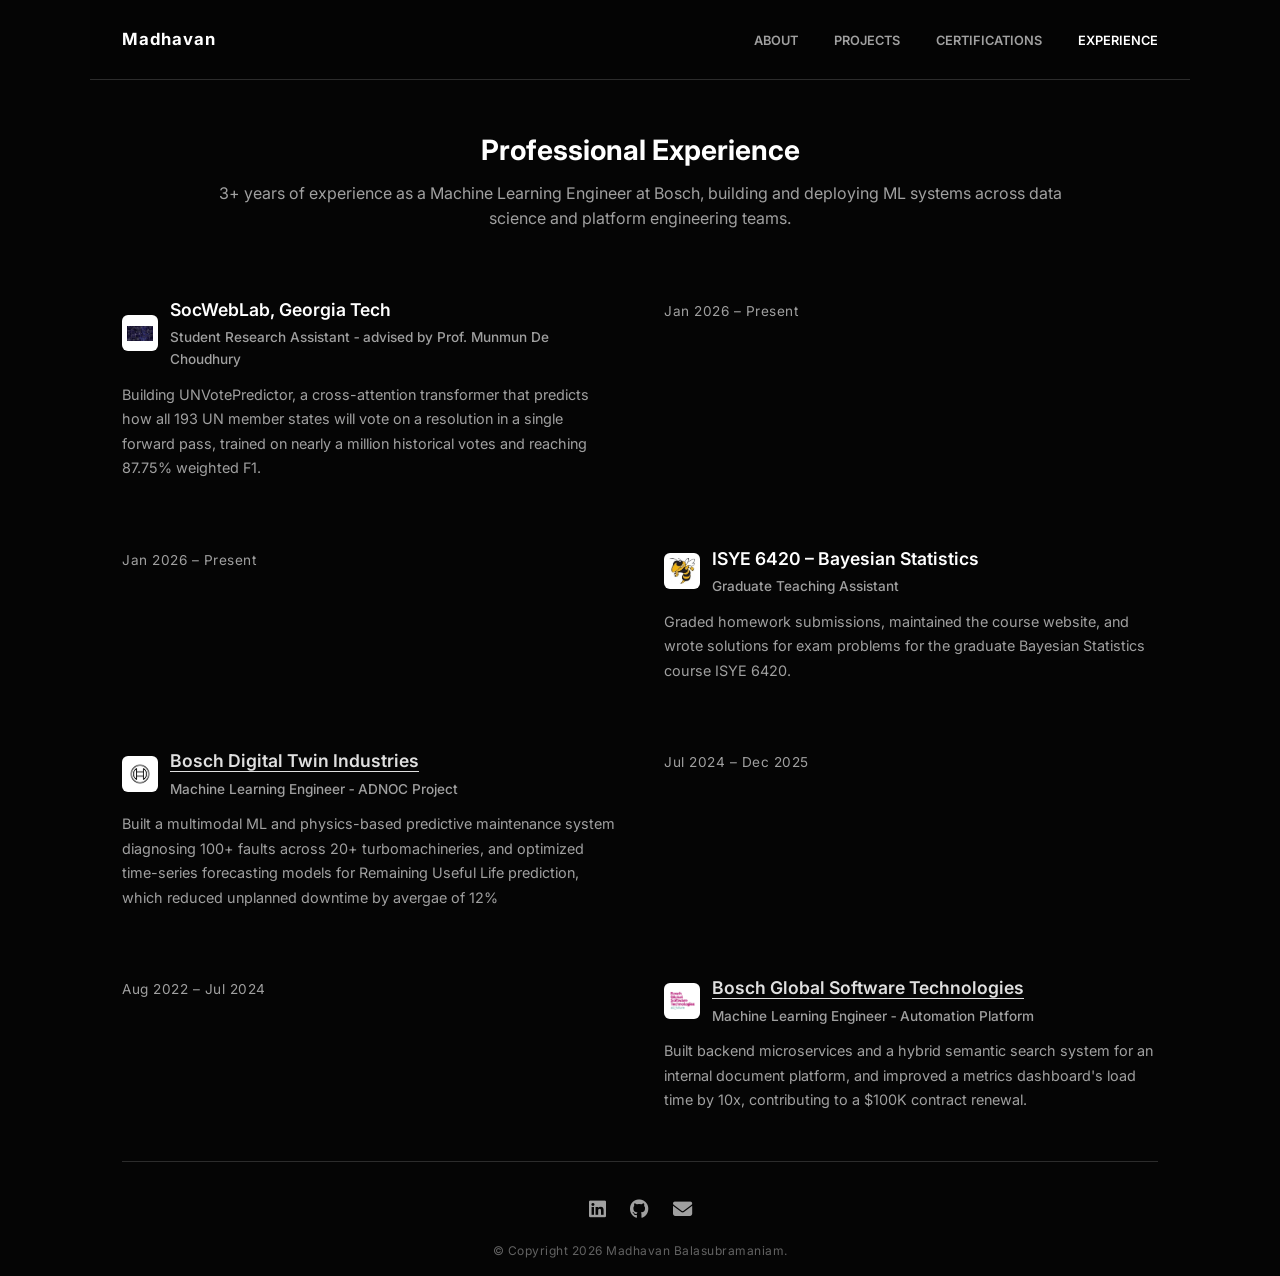
<file: experience.html>
<!DOCTYPE html>
<html lang="en">
<head>
    <meta charset="UTF-8">
    <meta name="viewport" content="width=device-width, initial-scale=1.0">
    <title>M A D H A V A N</title>
    <link rel="icon" type="image/svg+xml" href="assets/favicon2.png">
    <link rel="preconnect" href="https://fonts.googleapis.com">
    <link rel="preconnect" href="https://fonts.gstatic.com" crossorigin>
    <link href="https://fonts.googleapis.com/css2?family=Inter:wght@300;400;500;600;700&display=swap" rel="stylesheet">
    <link rel="stylesheet" href="https://cdnjs.cloudflare.com/ajax/libs/font-awesome/6.4.0/css/all.min.css">
    <link rel="stylesheet" href="style.css">
</head>
<body>
    <nav class="navbar">
        <a href="index.html" class="logo">Madhavan</a>
        <div class="nav-links">
            <a href="index.html">ABOUT</a>
            <a href="projects.html">PROJECTS</a>
            <a href="certifications.html">CERTIFICATIONS</a>
            <a href="experience.html" class="active">EXPERIENCE</a>
        </div>
    </nav>

    <main class="container">
        <header class="page-header">
            <h1>Professional Experience</h1>
            <p>3+ years of experience as a Machine Learning Engineer at Bosch, building and deploying ML systems across data science and platform engineering teams.</p>
        </header>

        <div class="timeline">
            <div class="timeline-item">
                <div class="timeline-date">Jan 2026 &ndash; Present</div>
                <div class="timeline-content">
                    <div class="timeline-header">
                        <img src="assets/SocWebLab.jpg" alt="SocWebLab logo" class="timeline-icon">
                        <div>
                            <h3>SocWebLab, Georgia Tech</h3>
                            <p class="timeline-role">Student Research Assistant &dash; advised by Prof. Munmun De Choudhury</p>
                        </div>
                    </div>
                    <p class="timeline-desc">Building UNVotePredictor, a cross-attention transformer that predicts how all 193 UN member states will vote on a resolution in a single forward pass, trained on nearly a million historical votes and reaching 87.75% weighted F1.</p>
                </div>
            </div>

            <div class="timeline-item">
                <div class="timeline-date">Jan 2026 &ndash; Present</div>
                <div class="timeline-content">
                    <div class="timeline-header">
                        <img src="assets/baystat_logo.jpeg" alt="ISYE 6420 Bayesian Statistics logo" class="timeline-icon">
                        <div>
                            <h3>ISYE 6420 &ndash; Bayesian Statistics</h3>
                            <p class="timeline-role">Graduate Teaching Assistant</p>
                        </div>
                    </div>
                    <p class="timeline-desc">Graded homework submissions, maintained the course website, and wrote solutions for exam problems for the graduate Bayesian Statistics course ISYE 6420.</p>
                </div>
            </div>

            <div class="timeline-item">
                <div class="timeline-date">Jul 2024 &ndash; Dec 2025</div>
                <div class="timeline-content">
                    <div class="timeline-header">
                        <img src="assets/bosch_digital_twin_symbol.png" alt="Bosch Digital Twin Industries logo" class="timeline-icon">
                        <div>
                            <h3><a href="https://www.bosch-digital-twin-industries.com/" target="_blank" rel="noopener noreferrer">Bosch Digital Twin Industries</a></h3>
                            <p class="timeline-role">Machine Learning Engineer &dash; ADNOC Project</p>
                        </div>
                    </div>
                    <p class="timeline-desc">Built a multimodal ML and physics-based predictive maintenance system diagnosing 100+ faults across 20+ turbomachineries, and optimized time-series forecasting models for Remaining Useful Life prediction, which reduced unplanned downtime by avergae of 12%</p>
                </div>
            </div>

            <div class="timeline-item">
                <div class="timeline-date">Aug 2022 &ndash; Jul 2024</div>
                <div class="timeline-content">
                    <div class="timeline-header">
                        <img src="assets/bgsw_logo.png" alt="Bosch Global Software Technologies logo" class="timeline-icon">
                        <div>
                            <h3><a href="https://www.bosch-softwaretechnologies.com/en/" target="_blank" rel="noopener noreferrer">Bosch Global Software Technologies</a></h3>
                            <p class="timeline-role">Machine Learning Engineer &dash; Automation Platform</p>
                        </div>
                    </div>
                    <p class="timeline-desc">Built backend microservices and a hybrid semantic search system for an internal document platform, and improved a metrics dashboard's load time by 10x, contributing to a $100K contract renewal.</p>
                </div>
            </div>
        </div>

        <footer class="site-footer">
            <div class="footer-social">
                <a href="https://linkedin.com/in/madhavanbs1904/" target="_blank"><i class="fab fa-linkedin"></i></a>
                <a href="https://github.com/MadhavanBS" target="_blank"><i class="fab fa-github"></i></a>
                <a href="mailto:madhavanbs1904@gmail.com"><i class="fas fa-envelope"></i></a>
            </div>
            <p class="footer-copyright">&copy; Copyright 2026 Madhavan Balasubramaniam.</p>
        </footer>
    </main>
</body>
</html>
</file>
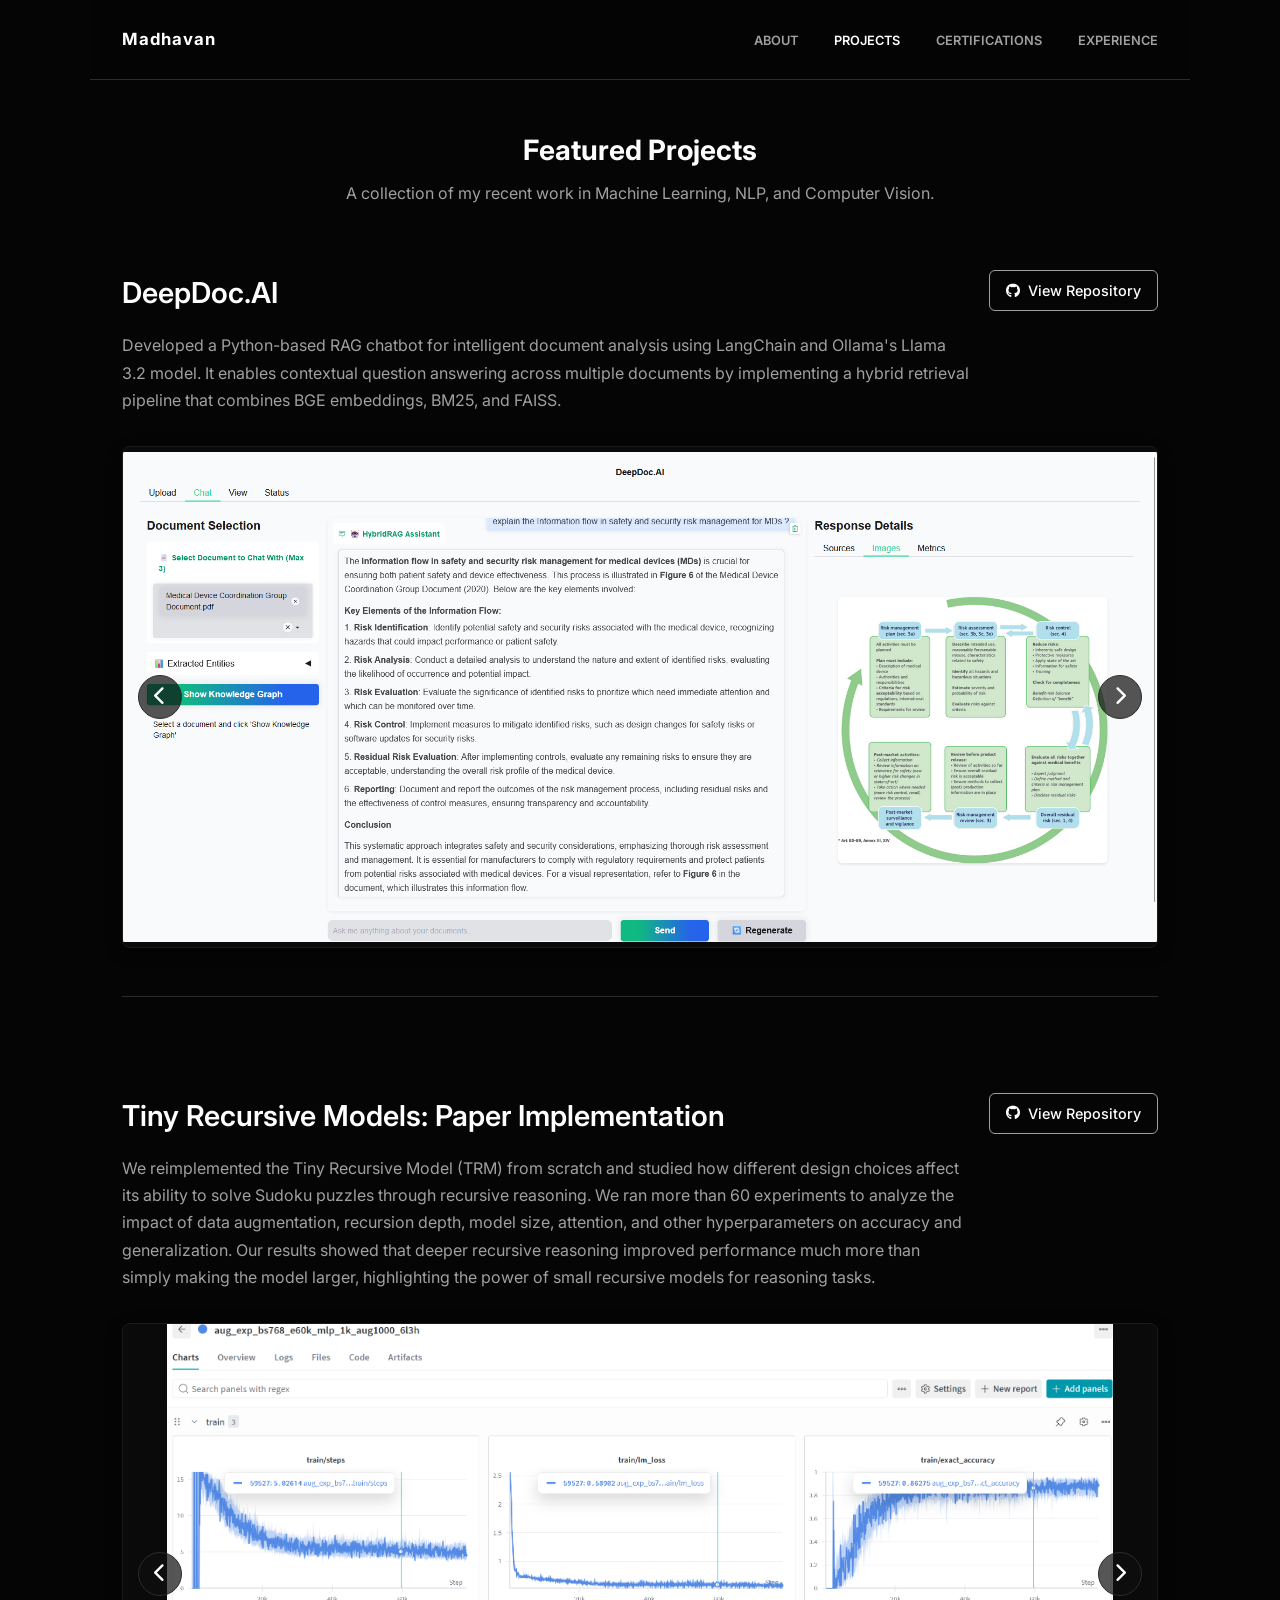
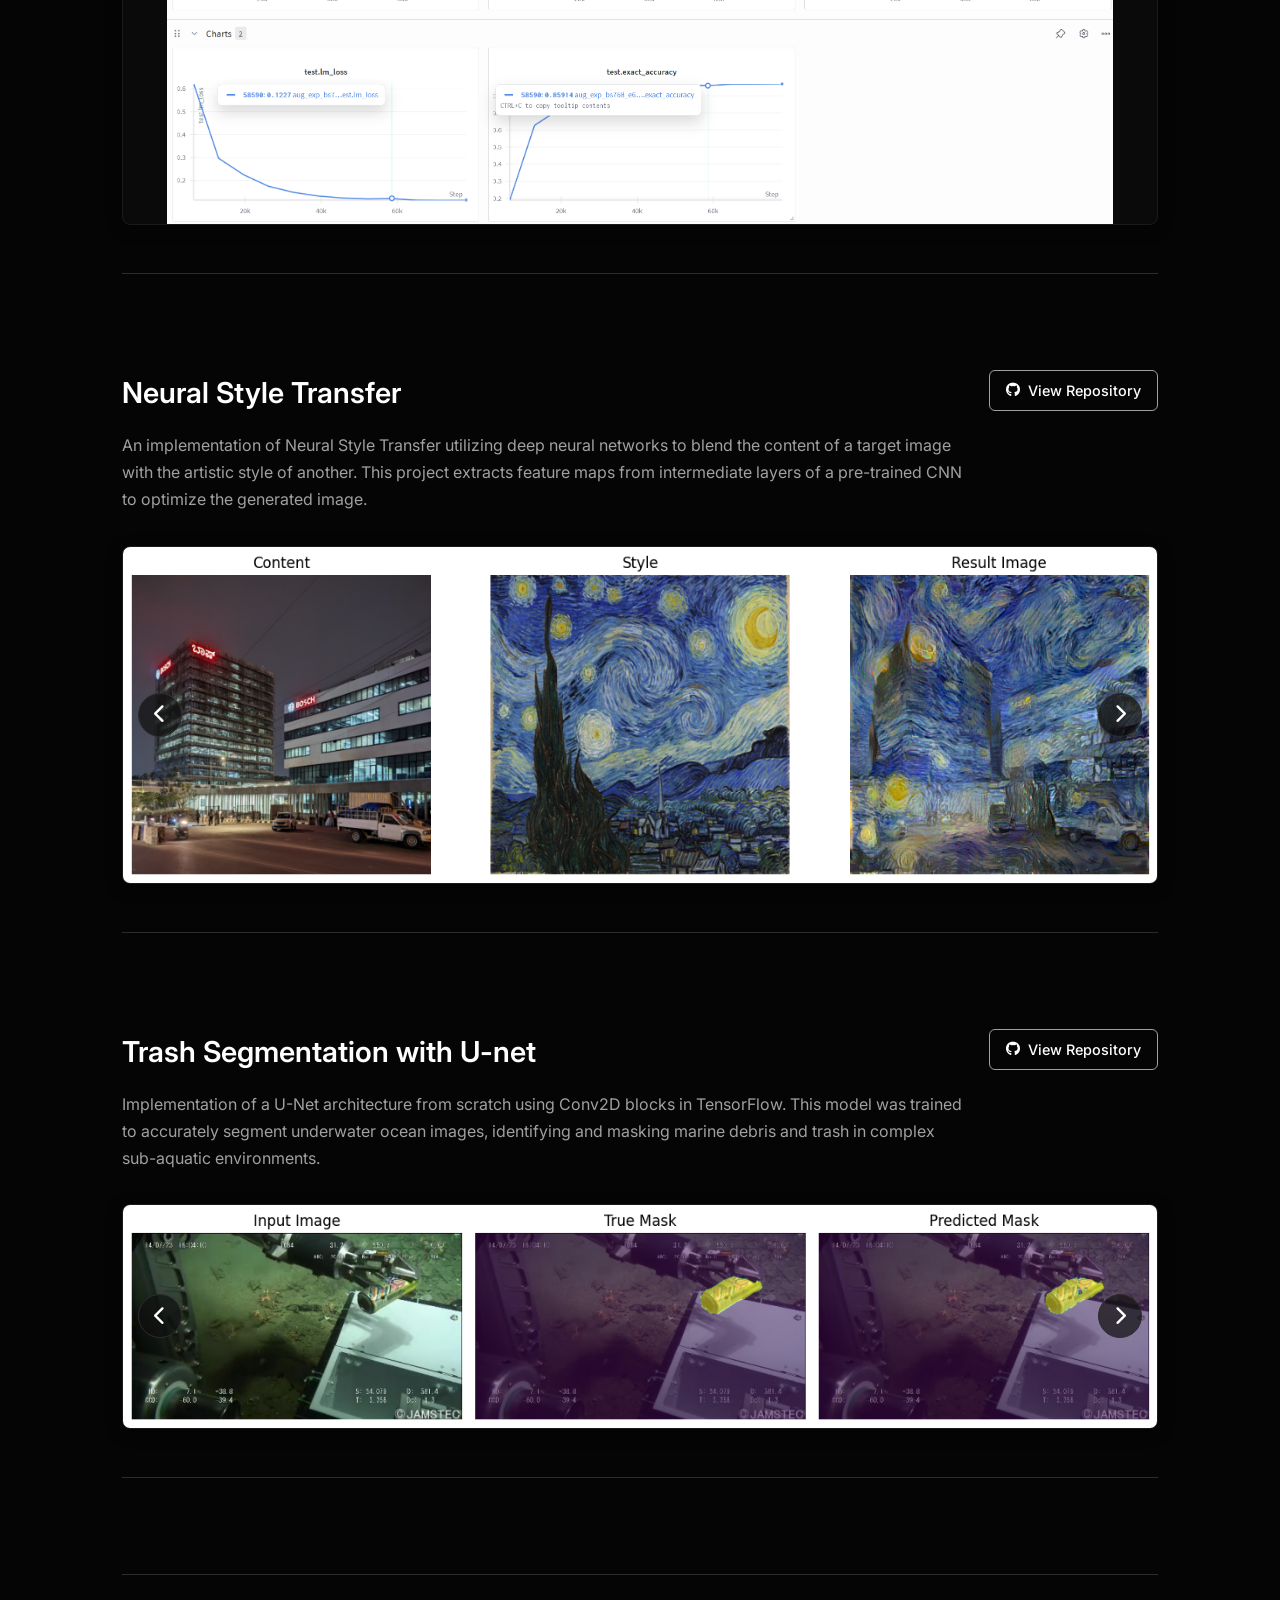
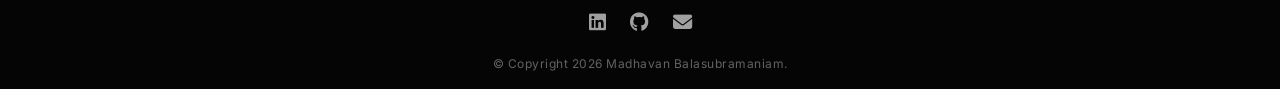
<file: projects.html>
<!DOCTYPE html>
<html lang="en">
<head>
    <meta charset="UTF-8">
    <meta name="viewport" content="width=device-width, initial-scale=1.0">
    <title>M A D H A V A N</title>
    <link rel="icon" type="image/svg+xml" href="assets/favicon2.png">
    <link rel="preconnect" href="https://fonts.googleapis.com">
    <link rel="preconnect" href="https://fonts.gstatic.com" crossorigin>
    <link href="https://fonts.googleapis.com/css2?family=Inter:wght@300;400;500;600;700&display=swap" rel="stylesheet">
    <link rel="stylesheet" href="https://cdnjs.cloudflare.com/ajax/libs/font-awesome/6.4.0/css/all.min.css">
    <link rel="stylesheet" href="style.css">
</head>
<body>
    <nav class="navbar">
        <a href="index.html" class="logo">Madhavan</a>
        <div class="nav-links">
            <a href="index.html">ABOUT</a>
            <a href="projects.html" class="active">PROJECTS</a>
            <a href="certifications.html">CERTIFICATIONS</a>
            <a href="experience.html">EXPERIENCE</a>
        </div>
    </nav>

    <main class="container">
        <header class="page-header">
            <h1>Featured Projects</h1>
            <p>A collection of my recent work in Machine Learning, NLP, and Computer Vision.</p>
        </header>

        <section class="project-item">
            <div class="project-header">
                <div class="project-title">
                    <h2>DeepDoc.AI</h2>
                </div>
                <a href="https://github.com/MadhavanBS" target="_blank" class="github-link">
                    <i class="fab fa-github"></i> View Repository
                </a>
            </div>
            <p class="project-desc">
                Developed a Python-based RAG chatbot for intelligent document analysis using LangChain and Ollama's Llama 3.2 model. It enables contextual question answering across multiple documents by implementing a hybrid retrieval pipeline that combines BGE embeddings, BM25, and FAISS.
            </p>
            <div class="carousel-wrapper">
                <button class="carousel-btn prev-btn" aria-label="Previous image"><i class="fas fa-chevron-left"></i></button>
                <div class="carousel-track-container">
                    <ul class="carousel-track">
                        <li class="carousel-slide"><img src="assets/deepdoc2.png" alt="DeepDoc.AI Dashboard Overview"></li>
                        <li class="carousel-slide"><img src="assets/deepdoc1.png" alt="DeepDoc.AI Analytics and Graphs"></li>
                        <li class="carousel-slide"><img src="assets/deepdoc0.png" alt="DeepDoc.AI Document Flow and Hybrid RAG"></li>
                    </ul>
                </div>
                <button class="carousel-btn next-btn" aria-label="Next image"><i class="fas fa-chevron-right"></i></button>
            </div>
        </section>

        <section class="project-item">
            <div class="project-header">
                <div class="project-title">
                    <h2>Tiny Recursive Models: Paper Implementation</h2>
                </div>
                <a href="https://github.com/MadhavanBS/MiniRecursiveModels" target="_blank" class="github-link">
                    <i class="fab fa-github"></i> View Repository
                </a>
            </div>
            <p class="project-desc">
            We reimplemented the Tiny Recursive Model (TRM) from scratch and studied how different design choices affect its ability to solve Sudoku puzzles through recursive reasoning. We ran more than 60 experiments to analyze the impact of data augmentation, recursion depth, model size, attention, and other hyperparameters on accuracy and generalization. Our results showed that deeper recursive reasoning improved performance much more than simply making the model larger, highlighting the power of small recursive models for reasoning tasks.
            </p>
            <div class="carousel-wrapper">
                <button class="carousel-btn prev-btn" aria-label="Previous image"><i class="fas fa-chevron-left"></i></button>
                <div class="carousel-track-container">
                    <ul class="carousel-track">
                        <li class="carousel-slide"><img src="assets/trm1.png" alt="Weights & Biases Dashboard View"></li>
                        <li class="carousel-slide"><img src="assets/trm4.png" alt="Lcycle vs Hcycle experimentation"></li>
                        <li class="carousel-slide"><img src="assets/trm2.png" alt="TRM Model Architecture Training & Testing"></li>
                        <li class="carousel-slide"><img src="assets/trm3.png" alt="TRM Recursive Training"></li>
                    </ul>
                </div>
                <button class="carousel-btn next-btn" aria-label="Next image"><i class="fas fa-chevron-right"></i></button>
            </div>
        </section>

        <section class="project-item">
            <div class="project-header">
                <div class="project-title">
                    <h2>Neural Style Transfer</h2>
                </div>
                <a href="https://github.com/MadhavanBS" target="_blank" class="github-link">
                    <i class="fab fa-github"></i> View Repository
                </a>
            </div>
            <p class="project-desc">
                An implementation of Neural Style Transfer utilizing deep neural networks to blend the content of a target image with the artistic style of another. This project extracts feature maps from intermediate layers of a pre-trained CNN to optimize the generated image.
            </p>
            <div class="carousel-wrapper">
                <button class="carousel-btn prev-btn" aria-label="Previous image"><i class="fas fa-chevron-left"></i></button>
                <div class="carousel-track-container">
                    <ul class="carousel-track">
                        <li class="carousel-slide"><img src="assets/nst1.png" alt="Neural Style Transfer - Building"></li>
                        <li class="carousel-slide"><img src="assets/nst2.png" alt="Neural Style Transfer - Tree"></li>
                        <li class="carousel-slide"><img src="assets/nst3.png" alt="Neural Style Transfer - Abstract"></li>
                    </ul>
                </div>
                <button class="carousel-btn next-btn" aria-label="Next image"><i class="fas fa-chevron-right"></i></button>
            </div>
        </section>

        <section class="project-item">
            <div class="project-header">
                <div class="project-title">
                    <h2>Trash Segmentation with U-net</h2>
                </div>
                <a href="https://github.com/MadhavanBS/Trash-Segmentation-with-Unet" target="_blank" class="github-link">
                    <i class="fab fa-github"></i> View Repository
                </a>
            </div>
            <p class="project-desc">
                Implementation of a U-Net architecture from scratch using Conv2D blocks in TensorFlow. This model was trained to accurately segment underwater ocean images, identifying and masking marine debris and trash in complex sub-aquatic environments.
            </p>
            <div class="carousel-wrapper">
                <button class="carousel-btn prev-btn" aria-label="Previous image"><i class="fas fa-chevron-left"></i></button>
                <div class="carousel-track-container">
                    <ul class="carousel-track">
                        <li class="carousel-slide"><img src="assets/trash_seg1.png" alt="Trash Segmentation - Can"></li>
                        <li class="carousel-slide"><img src="assets/trash_seg2.png" alt="Trash Segmentation - Plastic"></li>
                        <li class="carousel-slide"><img src="assets/trash_seg3.png" alt="Trash Segmentation - Debris"></li>
                    </ul>
                </div>
                <button class="carousel-btn next-btn" aria-label="Next image"><i class="fas fa-chevron-right"></i></button>
            </div>
        </section>

        <footer class="site-footer">
            <div class="footer-social">
                <a href="https://linkedin.com/in/madhavanbs1904/" target="_blank"><i class="fab fa-linkedin"></i></a>
                <a href="https://github.com/MadhavanBS" target="_blank"><i class="fab fa-github"></i></a>
                <a href="mailto:madhavanbs1904@gmail.com"><i class="fas fa-envelope"></i></a>
            </div>
            <p class="footer-copyright">&copy; Copyright 2026 Madhavan Balasubramaniam.</p>
        </footer>
    </main>

    <script>
        document.addEventListener('DOMContentLoaded', () => {
            document.querySelectorAll('.carousel-wrapper').forEach(carousel => {
                const track = carousel.querySelector('.carousel-track');
                const slides = Array.from(track.children);
                const nextBtn = carousel.querySelector('.next-btn');
                const prevBtn = carousel.querySelector('.prev-btn');
                let idx = 0;

                const update = () => { track.style.transform = `translateX(-${idx * 100}%)`; };

                nextBtn.addEventListener('click', () => { idx = (idx + 1) % slides.length; update(); });
                prevBtn.addEventListener('click', () => { idx = (idx - 1 + slides.length) % slides.length; update(); });
            });
        });
    </script>
</body>
</html>
</file>
<file: style.css>
:root {
    --bg-color: #050505;
    --text-primary: #ffffff;
    --text-secondary: #a0a0a0;
    --accent-color: #2c2c2c;
    --link-color: #e0e0e0;
    --hover-nav: #8faec4;
    --card-bg: rgba(255, 255, 255, 0.03);
    --card-border: rgba(255, 255, 255, 0.08);
    --card-border-hover: rgba(255, 255, 255, 0.2);
    --card-radius: 12px;
}

* {
    margin: 0;
    padding: 0;
    box-sizing: border-box;
}

html {
    background-color: var(--bg-color);
    overflow-x: hidden;
    overflow-y: scroll;
    -webkit-text-size-adjust: 100%;
    text-size-adjust: 100%;
}

body {
    background-color: var(--bg-color);
    color: var(--text-primary);
    font-family: 'Inter', -apple-system, BlinkMacSystemFont, "Segoe UI", Roboto, Helvetica, Arial, sans-serif;
    font-size: 16px;
    line-height: 1.6;
    -webkit-font-smoothing: antialiased;
    overflow-x: hidden;
    overflow-wrap: break-word;
}

a {
    color: var(--link-color);
    text-decoration: none;
    transition: color 0.2s;
}

/* ── Shared Layout ── */
.navbar,
.container {
    max-width: 1100px;
    margin: 0 auto;
    padding-left: 2rem;
    padding-right: 2rem;
}

/* ── Navbar (fixed/sticky site-wide) ── */
.navbar {
    position: fixed;
    top: 0;
    left: 0;
    right: 0;
    height: 5rem;
    display: flex;
    justify-content: space-between;
    align-items: center;
    background-color: rgba(5, 5, 5, 0.85);
    backdrop-filter: blur(10px);
    -webkit-backdrop-filter: blur(10px);
    border-bottom: 1px solid var(--accent-color);
    z-index: 1000;
}

.logo {
    font-weight: 700;
    letter-spacing: 1px;
    font-size: 1.05rem;
    color: var(--text-primary);
}

.nav-links a {
    margin-left: 2rem;
    font-size: 0.8rem;
    font-weight: 600;
    color: var(--text-secondary);
    transition: color 0.2s;
}

.nav-links a:hover {
    color: var(--hover-nav);
}

.nav-links a.active {
    color: var(--text-primary);
}

/* ── Mobile Nav Toggle (hamburger) ── */
.nav-toggle {
    display: none;
    flex-direction: column;
    justify-content: center;
    align-items: center;
    gap: 5px;
    width: 32px;
    height: 32px;
    background: none;
    border: none;
    cursor: pointer;
    padding: 0;
}

.nav-toggle span {
    display: block;
    width: 22px;
    height: 2px;
    background-color: var(--text-primary);
    transition: transform 0.25s ease, opacity 0.25s ease;
}

.nav-toggle.open span:nth-child(1) {
    transform: translateY(7px) rotate(45deg);
}

.nav-toggle.open span:nth-child(2) {
    opacity: 0;
}

.nav-toggle.open span:nth-child(3) {
    transform: translateY(-7px) rotate(-45deg);
}

/* ── Main Container ── */
.container {
    padding-top: 5rem;
    padding-bottom: 0;
}

/* ── Hero Section ── */
.hero-section {
    display: flex;
    justify-content: space-between;
    align-items: center;
    margin-top: 3rem;
    margin-bottom: 4rem;
    gap: 3rem;
}

.hero-content {
    flex: 1;
}

.hero-content h1 {
    font-size: 2.5rem;
    font-weight: 700;
    margin-bottom: 0.5rem;
}

.subtitle {
    font-size: 1.1rem;
    color: var(--text-secondary);
    margin-bottom: 1.5rem;
    display: flex;
    align-items: center;
    gap: 0.5rem;
}

.bio {
    color: var(--text-secondary);
    margin-bottom: 1.5rem;
    font-size: 1rem;
    max-width: 600px;
}

.location {
    color: var(--text-secondary);
    font-size: 0.9rem;
    margin-bottom: 1.5rem;
    display: flex;
    align-items: center;
    gap: 0.5rem;
}

/* ── Tags ── */
.tags {
    display: flex;
    gap: 0.75rem;
    margin-bottom: 2rem;
    flex-wrap: wrap;
}

.tags span,
.skill-tags span {
    background-color: var(--accent-color);
    padding: 0.35rem 0.85rem;
    border-radius: 6px;
    font-size: 0.8rem;
    font-weight: 500;
    color: var(--text-primary);
}

/* ── Buttons ── */
.actions {
    display: flex;
    gap: 1rem;
    margin-bottom: 2rem;
}

.btn {
    padding: 0.6rem 1.5rem;
    border-radius: 6px;
    font-weight: 600;
    font-size: 0.9rem;
    cursor: pointer;
    transition: all 0.2s;
    border: none;
    display: inline-block;
}

.btn-primary {
    background-color: #ffffff;
    color: #000000;
}

.btn-primary:hover {
    background-color: #e0e0e0;
    color: #000000;
}

.btn-secondary {
    background-color: transparent;
    color: #ffffff;
    border: 1px solid #ffffff;
}

.btn-secondary:hover {
    background-color: rgba(255, 255, 255, 0.1);
}

/* ── Profile Image ── */
.hero-image {
    flex-shrink: 0;
}

.hero-image img {
    width: 240px;
    height: 240px;
    border-radius: 50%;
    object-fit: cover;
    border: 2px solid #222;
}

/* ── About Content Sections ── */
.content-section {
    color: var(--text-secondary);
}

.content-section p {
    margin-bottom: 1.5rem;
}

/* ── Projects Page ── */
.page-header {
	margin-top: 3rem;
	margin-bottom: 4rem;
	display: flex;
	flex-direction: column;
	align-items: center;
	text-align: center;
}

.page-header h1 {
    font-size: 1.75rem;
    font-weight: 700;
    margin-bottom: 0.5rem;
}

.page-header p {
    color: var(--text-secondary);
    font-size: 1rem;
    max-width: 850px;
}




.project-item {
    margin-bottom: 6rem;
    padding-bottom: 3rem;
    border-bottom: 1px solid var(--accent-color);
}

.project-item:last-child {
    border-bottom: none;
}


.project-header {
    display: flex;
    justify-content: space-between;
    align-items: flex-start;
    margin-bottom: 1rem;
    flex-wrap: wrap;
    gap: 1rem;
}

.project-title h2 {
    font-size: 1.8rem;
    font-weight: 600;
    color: var(--text-primary);
    display: flex;
    align-items: center;
    gap: 0.5rem;
}

.project-desc {
    font-size: 1rem;
    color: var(--text-secondary);
    max-width: 850px;
    line-height: 1.7;
    margin-bottom: 1.5rem;
}

.github-link {
    display: inline-flex;
    align-items: center;
    gap: 0.5rem;
    padding: 0.5rem 1rem;
    background-color: transparent;
    border: 1px solid var(--text-secondary);
    color: var(--text-primary);
    border-radius: 6px;
    font-size: 0.9rem;
    font-weight: 500;
    transition: all 0.2s;
}

.github-link:hover {
    background-color: var(--text-primary);
    color: var(--bg-color);
    border-color: var(--text-primary);
}

/* ── Carousel ── */
.carousel-wrapper {
    position: relative;
    width: 100%;
    margin-top: 2rem;
    border-radius: 8px;
    overflow: hidden;
    border: 1px solid #1a1a1a;
    background-color: #0a0a0a;
    box-shadow: 0 4px 15px rgba(0,0,0,0.4);
}

.carousel-track-container {
    overflow: hidden;
    width: 100%;
}

.carousel-track {
    display: flex;
    transition: transform 0.4s ease-in-out;
    list-style: none;
    padding: 0;
    margin: 0;
    align-items: center;
}

.carousel-slide {
    flex: 0 0 100%;
    width: 100%;
}

.carousel-slide img {
    width: 100%;
    height: auto;
    max-height: 500px;
    display: block;
    object-fit: contain;
}

.carousel-btn {
    position: absolute;
    top: 50%;
    transform: translateY(-50%);
    background: rgba(15, 15, 15, 0.7);
    color: var(--text-primary);
    border: 1px solid var(--accent-color);
    cursor: pointer;
    width: 44px;
    height: 44px;
    border-radius: 50%;
    z-index: 10;
    transition: all 0.2s;
    display: flex;
    justify-content: center;
    align-items: center;
    font-size: 1.2rem;
}

.carousel-btn:hover {
    background: var(--text-primary);
    color: var(--bg-color);
    transform: translateY(-50%) scale(1.1);
}

.prev-btn { left: 15px; }
.next-btn { right: 15px; }

/* ── Footer ── */
.site-footer {
    display: flex;
    flex-direction: column;
    align-items: center;
    justify-content: center;
    gap: 1rem;
    padding: 2rem 0 1rem;
    border-top: 1px solid var(--accent-color);
    margin-top: 3rem;
}

.footer-social {
    display: flex;
    justify-content: center;
    gap: 1.5rem;
    font-size: 1.2rem;
}

.footer-social a {
    color: var(--text-secondary);
    transition: color 0.2s;
}

.footer-social a:hover {
    color: var(--text-primary);
}

.footer-copyright {
    color: var(--text-secondary);
    font-size: 0.75rem;
    text-align: center;
    letter-spacing: 0.5px;
    opacity: 0.6;
}

/* ── Section Blocks (About page) ── */
.section-block {
    margin-bottom: 4rem;
}

.section-block:last-child {
    margin-bottom: 0;
}

.section-heading {
    color: var(--text-primary);
    font-size: 0.85rem;
    font-weight: 700;
    letter-spacing: 1.5px;
    margin-bottom: 1.5rem;
}

/* ── Nav Cards (Experience / Projects / Certifications) ── */
.nav-cards-section {
    margin-bottom: 4rem;
}

.nav-cards-grid {
    display: grid;
    grid-template-columns: repeat(3, 1fr);
    gap: 1.25rem;
}

.nav-card {
    position: relative;
    display: flex;
    flex-direction: column;
    padding: 1.75rem 1.5rem;
    background-color: var(--card-bg);
    border: 1px solid var(--card-border);
    border-radius: var(--card-radius);
    backdrop-filter: blur(10px);
    -webkit-backdrop-filter: blur(10px);
    transition: transform 0.25s ease, box-shadow 0.25s ease, border-color 0.25s ease, background-color 0.25s ease;
}

.nav-card:hover {
    transform: translateY(-6px);
    border-color: var(--card-border-hover);
    background-color: rgba(255, 255, 255, 0.05);
    box-shadow: 0 12px 30px rgba(0, 0, 0, 0.45);
}

.nav-card-icon {
    font-size: 1.4rem;
    color: var(--text-primary);
    margin-bottom: 1rem;
}

.nav-card-title {
    color: var(--text-primary);
    font-size: 1.05rem;
    font-weight: 600;
    margin-bottom: 0.4rem;
}

.nav-card-desc {
    color: var(--text-secondary);
    font-size: 0.85rem;
    line-height: 1.5;
    flex-grow: 1;
}

.nav-card-arrow {
    margin-top: 1.25rem;
    color: var(--text-secondary);
    font-size: 0.85rem;
    transition: transform 0.25s ease, color 0.25s ease;
}

.nav-card:hover .nav-card-arrow {
    transform: translateX(4px);
    color: var(--text-primary);
}

/* ── Education ── */
.education-grid {
    display: grid;
    grid-template-columns: repeat(2, 1fr);
    gap: 1.25rem;
}

.education-card {
    display: flex;
    align-items: center;
    gap: 1.25rem;
    padding: 1.5rem;
    background-color: var(--card-bg);
    border: 1px solid var(--card-border);
    border-radius: var(--card-radius);
}

.education-emblem {
    width: 56px;
    height: 56px;
    object-fit: contain;
    border-radius: 8px;
    background-color: #ffffff;
    padding: 6px;
    flex-shrink: 0;
}

.education-info h4 {
    color: var(--text-primary);
    font-size: 1rem;
    font-weight: 600;
    margin-bottom: 0.35rem;
}

.education-degree {
    color: var(--text-secondary);
    font-size: 0.9rem;
    margin-bottom: 0.35rem;
}

.education-meta {
    color: var(--text-secondary);
    font-size: 0.8rem;
    opacity: 0.8;
}

/* ── Skills ── */
.skills-grid {
    display: flex;
    flex-direction: column;
    gap: 1.5rem;
}

.skills-category-title {
    color: var(--text-primary);
    font-size: 0.85rem;
    font-weight: 600;
    margin-bottom: 0.85rem;
}

.skill-tags {
    display: flex;
    flex-wrap: wrap;
    gap: 0.6rem;
}

.skill-tags span {
    transition: background-color 0.2s, transform 0.2s;
}

.skill-tags span:hover {
    background-color: #3a3a3a;
    transform: translateY(-2px);
}

/* ── Contact ── */
.contact-intro {
    color: var(--text-secondary);
    font-size: 0.95rem;
    margin-bottom: 1.5rem;
    max-width: 900px;
}

.contact-grid {
    display: grid;
    grid-template-columns: repeat(4, 1fr);
    gap: 1.25rem;
}

.contact-card {
    display: flex;
    align-items: center;
    gap: 1rem;
    padding: 1.25rem;
    background-color: var(--card-bg);
    border: 1px solid var(--card-border);
    border-radius: var(--card-radius);
    transition: transform 0.25s ease, box-shadow 0.25s ease, border-color 0.25s ease;
}

.contact-card:hover {
    transform: translateY(-4px);
    border-color: var(--card-border-hover);
    box-shadow: 0 10px 24px rgba(0, 0, 0, 0.4);
}

.contact-icon {
    font-size: 1.2rem;
    color: var(--text-primary);
    flex-shrink: 0;
}

.contact-text {
    display: flex;
    flex-direction: column;
    min-width: 0;
}

.contact-label {
    color: var(--text-secondary);
    font-size: 0.75rem;
    letter-spacing: 0.5px;
    margin-bottom: 0.2rem;
}

.contact-value {
    color: var(--text-primary);
    font-size: 0.85rem;
    font-weight: 500;
    white-space: nowrap;
    overflow: hidden;
    text-overflow: ellipsis;
}

/* ── Experience Page ── */
.experience-card {
    display: flex;
    gap: 1.5rem;
    padding: 2rem;
    background-color: rgba(255, 255, 255, 0.03);
    border: 1px solid rgba(255, 255, 255, 0.08);
    border-radius: 12px;
    margin-bottom: 1.5rem;
}

.experience-logo {
    width: 64px;
    height: 64px;
    object-fit: contain;
    border-radius: 8px;
    background-color: #ffffff;
    padding: 8px;
    flex-shrink: 0;
}

.experience-info {
    flex: 1;
    min-width: 0;
}

.experience-company-row {
    display: flex;
    justify-content: space-between;
    align-items: baseline;
    flex-wrap: wrap;
    gap: 0.5rem;
    margin-bottom: 0.25rem;
}

.experience-company-row a {
    color: var(--text-primary);
    font-size: 1.15rem;
    font-weight: 600;
    text-decoration: underline;
    text-underline-offset: 4px;
}

.experience-dates {
    color: var(--text-secondary);
    font-size: 0.8rem;
    white-space: nowrap;
}

.experience-role {
    color: var(--text-secondary);
    font-size: 0.9rem;
    font-weight: 500;
    margin-bottom: 1rem;
}

.experience-bullets {
    list-style: none;
}

.experience-bullets li {
    color: var(--text-secondary);
    font-size: 0.9rem;
    line-height: 1.7;
    padding-left: 1.1rem;
    position: relative;
    margin-bottom: 0.6rem;
}

.experience-bullets li::before {
    content: "—";
    position: absolute;
    left: 0;
    color: var(--text-secondary);
    opacity: 0.6;
}

/* ── Experience Timeline (zigzag) ── */
.timeline-item {
    display: flex;
    gap: 3rem;
    align-items: flex-start;
    margin-bottom: 4rem;
}

.timeline-item:last-child {
    margin-bottom: 0;
}

.timeline-item:nth-child(odd) {
    flex-direction: row-reverse;
}

.timeline-date,
.timeline-content {
    flex: 1;
    min-width: 0;
}

.timeline-date {
    color: var(--text-secondary);
    font-size: 0.85rem;
    letter-spacing: 0.5px;
    padding-top: 0.3rem;
}

.timeline-header {
    display: flex;
    align-items: center;
    gap: 0.75rem;
    margin-bottom: 0.75rem;
}

.timeline-icon {
    width: 36px;
    height: 36px;
    object-fit: contain;
    background-color: #ffffff;
    border-radius: 6px;
    padding: 5px;
    flex-shrink: 0;
}

.timeline-header h3 {
    font-size: 1.1rem;
    font-weight: 600;
    color: var(--text-primary);
    margin-bottom: 0.2rem;
}

.timeline-header h3 a {
    text-decoration: underline;
    text-underline-offset: 4px;
}

.timeline-role {
    color: var(--text-secondary);
    font-size: 0.85rem;
    font-weight: 500;
}

.timeline-desc {
    color: var(--text-secondary);
    font-size: 0.9rem;
    line-height: 1.7;
}

@media (max-width: 768px) {
    .timeline-item,
    .timeline-item:nth-child(odd) {
        flex-direction: column;
        gap: 0.5rem;
    }
}

/* ── Certifications Page ── */
.cert-row {
    display: flex;
    justify-content: space-between;
    align-items: center;
    gap: 1rem;
    flex-wrap: wrap;
}

.cert-row .experience-role {
    margin-bottom: 0;
}

/* ── Coming Soon Page ── */
.coming-soon {
    display: flex;
    flex-direction: column;
    align-items: center;
    justify-content: center;
    text-align: center;
    padding: 5rem 1rem 7rem;
}

.coming-soon-icon {
    font-size: 2.5rem;
    color: var(--hover-nav);
    margin-bottom: 1.5rem;
}

.coming-soon h1 {
    font-size: 1.75rem;
    font-weight: 700;
    margin-bottom: 0.75rem;
}

.coming-soon p {
    color: var(--text-secondary);
    font-size: 1rem;
    max-width: 500px;
    margin-bottom: 2rem;
}

/* ── Responsive ── */
@media (max-width: 900px) {
    .carousel-btn {
        width: 36px;
        height: 36px;
        font-size: 1rem;
    }

    .nav-cards-grid {
        grid-template-columns: repeat(2, 1fr);
    }

    .contact-grid {
        grid-template-columns: repeat(2, 1fr);
    }
}

@media (max-width: 768px) {
    .hero-section {
        flex-direction: column-reverse;
        text-align: center;
    }

    .hero-content {
        display: flex;
        flex-direction: column;
        align-items: center;
    }

    .hero-content h1 {
        font-size: 2rem;
    }

    .tags {
        justify-content: center;
    }

    .education-grid {
        grid-template-columns: 1fr;
    }

    .experience-card {
        flex-direction: column;
    }
}

@media (max-width: 600px) {
    .project-header {
        flex-direction: column;
    }

    .nav-toggle {
        display: flex;
    }

    .nav-links {
        display: flex;
        flex-direction: column;
        position: fixed;
        top: 5rem;
        left: 0;
        right: 0;
        max-height: 0;
        overflow: hidden;
        background-color: rgba(5, 5, 5, 0.97);
        backdrop-filter: blur(10px);
        -webkit-backdrop-filter: blur(10px);
        border-bottom: 1px solid var(--accent-color);
        transition: max-height 0.3s ease;
    }

    .nav-links.open {
        max-height: 300px;
    }

    .nav-links a {
        margin-left: 0;
        padding: 1rem 2rem;
        border-bottom: 1px solid var(--accent-color);
        font-size: 0.85rem;
    }

    .nav-links a:last-child {
        border-bottom: none;
    }

    .carousel-btn {
        width: 32px;
        height: 32px;
        font-size: 0.9rem;
    }

    .prev-btn { left: 8px; }
    .next-btn { right: 8px; }

    .nav-cards-grid {
        grid-template-columns: 1fr;
    }

    .contact-grid {
        grid-template-columns: 1fr;
    }

    .experience-company-row {
        flex-direction: column;
        align-items: flex-start;
    }
}
</file>
